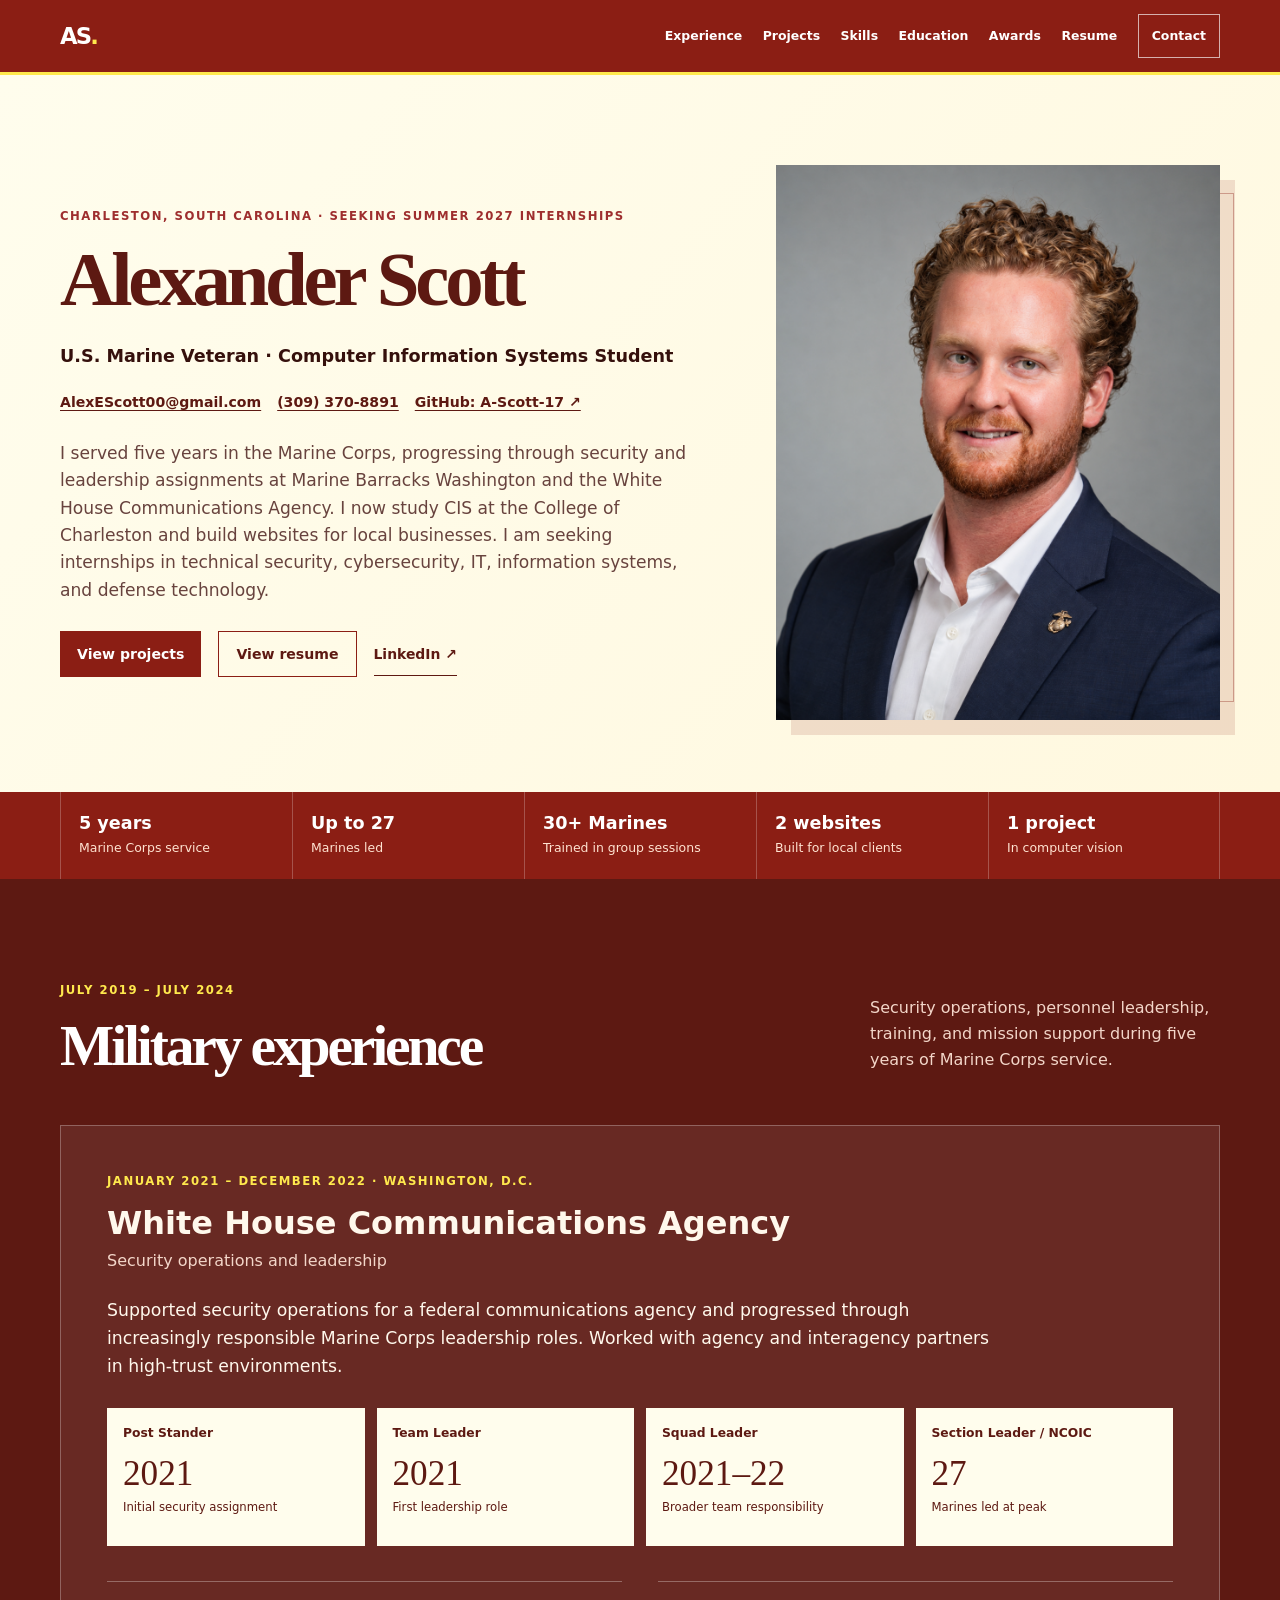
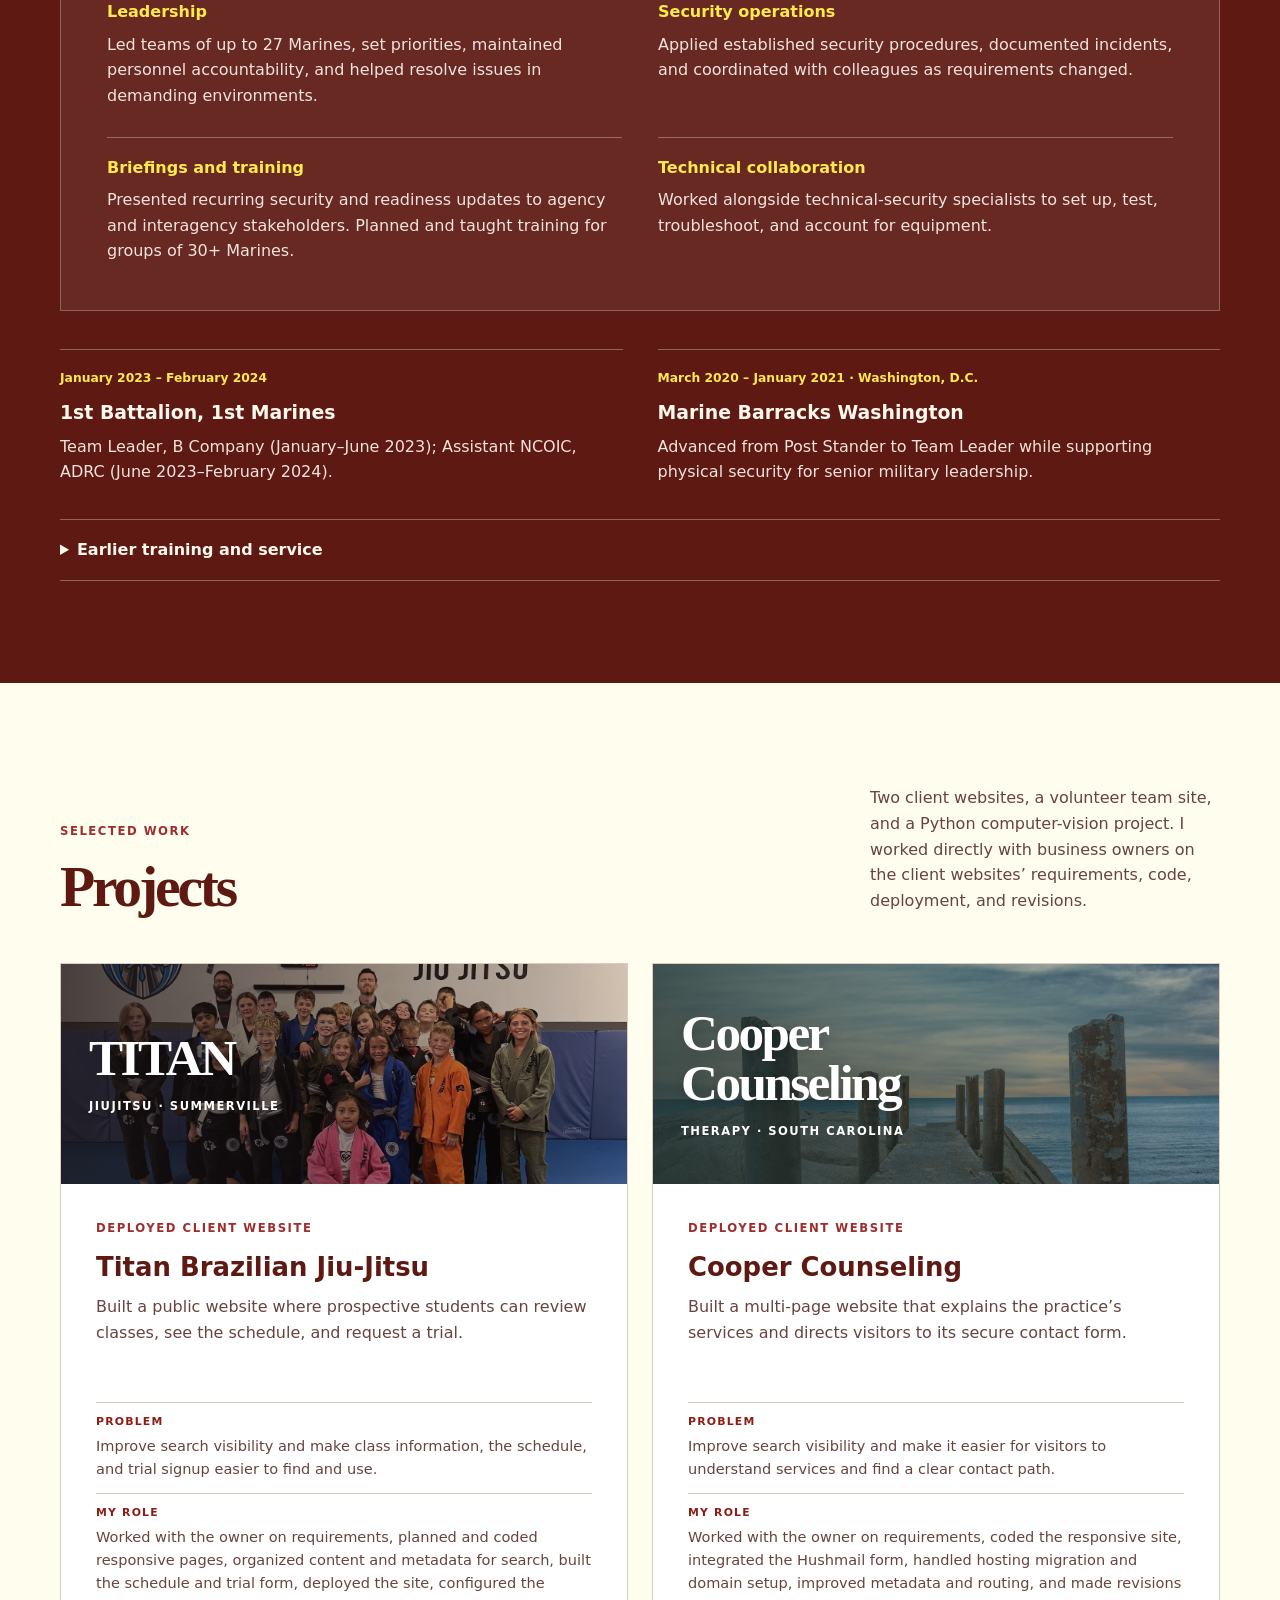
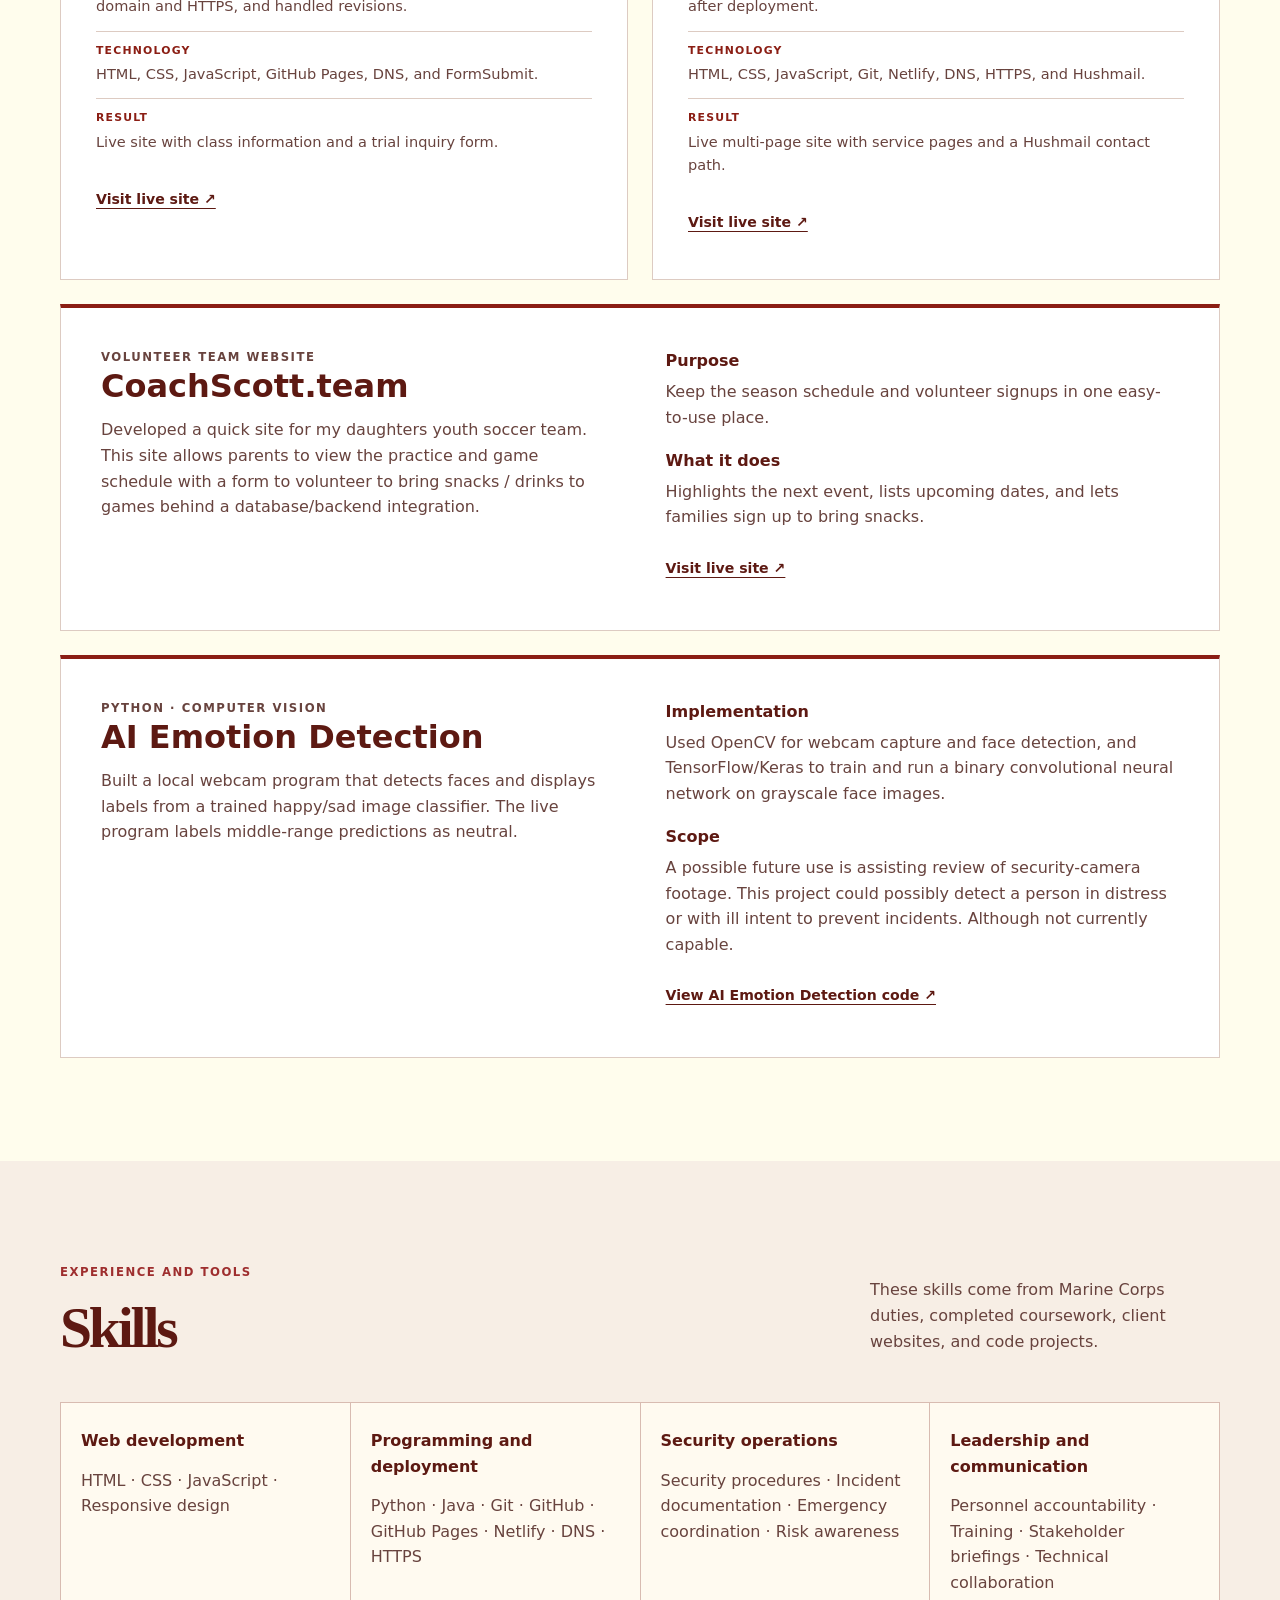
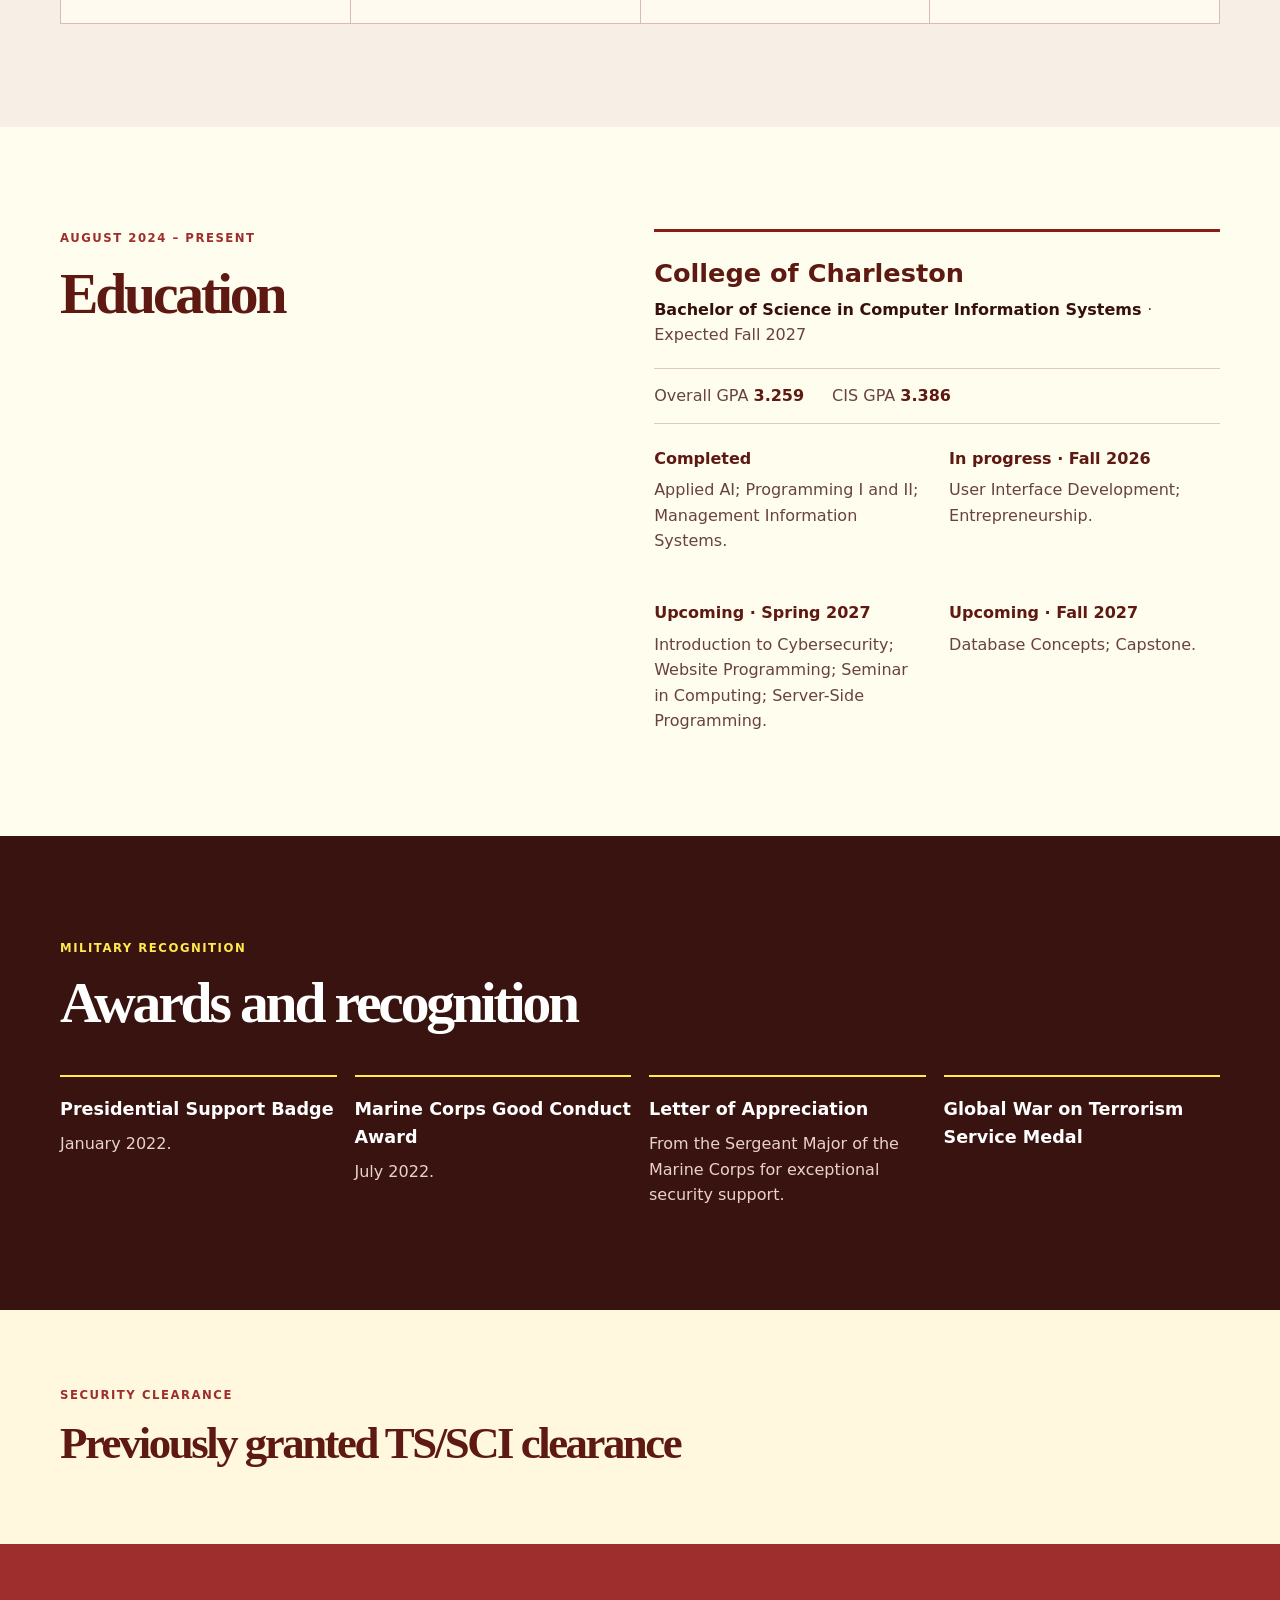
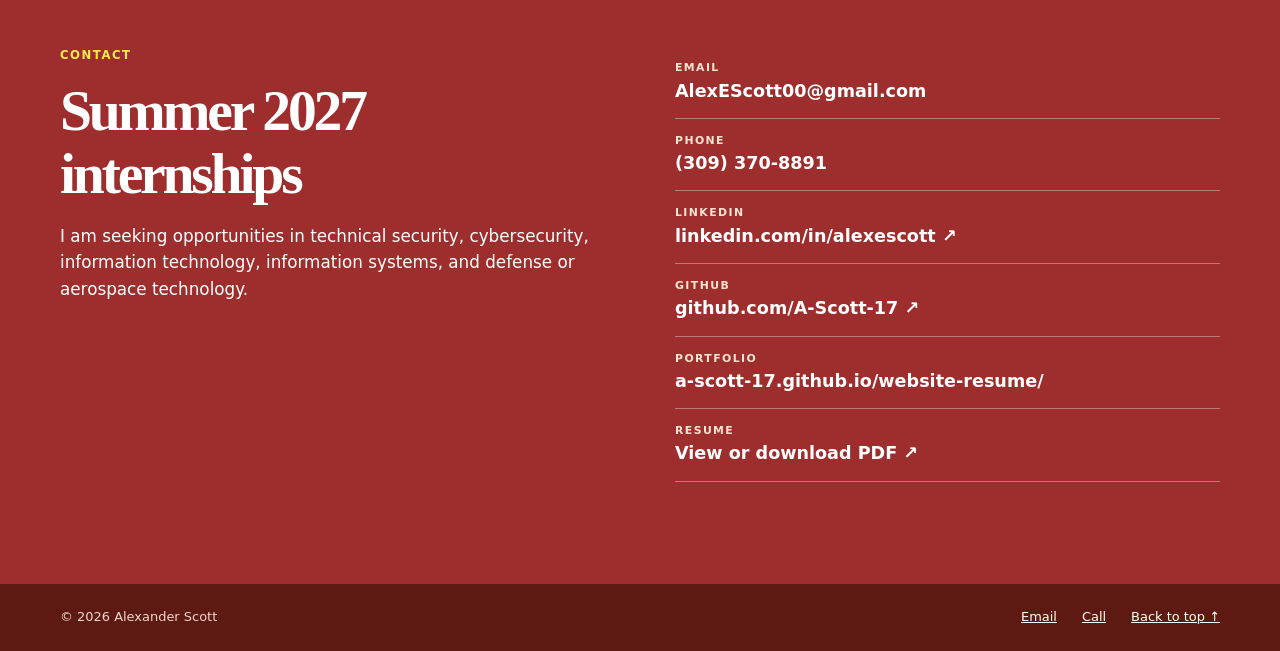
<file: index.html>
<!doctype html>
<html lang="en">
<head>
  <meta charset="utf-8">
  <meta name="viewport" content="width=device-width, initial-scale=1">
  <meta name="theme-color" content="#8b1e14">
  <meta name="description" content="Alexander Scott is a U.S. Marine Corps Sergeant Veteran and College of Charleston Computer Information Systems student. View his security experience, client websites, volunteer team site, and Python computer-vision project.">
  <link rel="canonical" href="https://a-scott-17.github.io/website-resume/">
  <link rel="icon" href="images/favicon.ico" sizes="any">
  <meta property="og:type" content="profile">
  <meta property="og:title" content="Alexander Scott | U.S. Marine Corps Veteran and CIS Student">
  <meta property="og:description" content="Five years of Marine Corps service, security operations leadership, client and volunteer websites, and a Python computer-vision project. Seeking Summer 2027 internships.">
  <meta property="og:url" content="https://a-scott-17.github.io/website-resume/">
  <meta property="og:image" content="https://a-scott-17.github.io/website-resume/images/portfolio/alexander-scott-portrait-2026.png">
  <meta property="og:image:alt" content="Portrait of Alexander Scott">
  <meta name="twitter:card" content="summary">
  <meta name="twitter:image" content="https://a-scott-17.github.io/website-resume/images/portfolio/alexander-scott-portrait-2026.png">
  <meta name="twitter:image:alt" content="Portrait of Alexander Scott">
  <title>Alexander Scott | U.S. Marine Veteran and CIS Student</title>
  <link rel="stylesheet" href="styles/style.css?v=20260930-1">
  <script defer src="js/site.js?v=20260923-2"></script>
  <script type="application/ld+json">{"@context":"https://schema.org","@type":"Person","name":"Alexander Scott","url":"https://a-scott-17.github.io/website-resume/","image":"https://a-scott-17.github.io/website-resume/images/portfolio/alexander-scott-portrait-2026.png","email":"mailto:AlexEScott00@gmail.com","sameAs":["https://www.linkedin.com/in/alexescott","https://github.com/A-Scott-17"],"affiliation":{"@type":"CollegeOrUniversity","name":"College of Charleston"},"description":"Former U.S. Marine Corps Sergeant and Computer Information Systems student seeking Summer 2027 internships in technical security, cybersecurity, IT, and information systems."}</script>
</head>
<body>
  <a class="skip-link" href="#main">Skip to content</a>
  <header class="site-header">
    <div class="shell nav-wrap">
      <a class="brand" href="#top" aria-label="Alexander Scott, back to top">AS<span>.</span></a>
      <button class="menu-toggle" type="button" aria-expanded="false" aria-controls="site-nav">Menu <span aria-hidden="true">☰</span></button>
      <nav id="site-nav" aria-label="Primary navigation">
        <a href="#experience">Experience</a>
        <a href="#projects">Projects</a>
        <a href="#skills">Skills</a>
        <a href="#education">Education</a>
        <a href="#awards">Awards</a>
        <a href="resume/alexander-scott-resume.pdf" target="_blank" rel="noopener noreferrer">Resume</a>
        <a class="nav-contact" href="#contact">Contact</a>
      </nav>
    </div>
  </header>

  <main id="main">
    <section id="top" class="hero">
      <div class="shell hero-grid">
        <div class="hero-copy">
          <p class="eyebrow">Charleston, South Carolina · Seeking Summer 2027 internships</p>
          <h1>Alexander Scott</h1>
          <p class="hero-position">U.S. Marine Veteran · Computer Information Systems Student</p>
          <p class="hero-quick-contact"><a href="mailto:AlexEScott00@gmail.com">AlexEScott00@gmail.com</a><a href="tel:+13093708891">(309) 370-8891</a><a href="https://github.com/A-Scott-17" target="_blank" rel="noopener noreferrer">GitHub: A-Scott-17 ↗</a></p>
          <p class="lede">I served five years in the Marine Corps, progressing through security and leadership assignments at Marine Barracks Washington and the White House Communications Agency. I now study CIS at the College of Charleston and build websites for local businesses. I am seeking internships in technical security, cybersecurity, IT, information systems, and defense technology.</p>
          <div class="actions">
            <a class="button button-primary" href="#projects">View projects</a>
            <a class="button button-secondary" href="resume/alexander-scott-resume.pdf" target="_blank" rel="noopener noreferrer">View resume</a>
            <a class="text-action" href="https://www.linkedin.com/in/alexescott" target="_blank" rel="noopener noreferrer">LinkedIn ↗</a>
          </div>
        </div>
        <figure class="hero-media"><img src="images/portfolio/alexander-scott-portrait-2026.png" alt="Alexander Scott in a navy suit" width="1024" height="1536" fetchpriority="high"></figure>
      </div>
    </section>

    <section class="proof-strip" aria-label="Professional highlights">
      <div class="shell proof-grid">
        <p><strong>5 years</strong><span>Marine Corps service</span></p>
        <p><strong>Up to 27</strong><span>Marines led</span></p>
        <p><strong>30+ Marines</strong><span>Trained in group sessions</span></p>
        <p><strong>2 websites</strong><span>Built for local clients</span></p>
        <p><strong>1 project</strong><span>In computer vision</span></p>
      </div>
    </section>

    <section id="experience" class="section section-dark">
      <div class="shell">
        <div class="section-intro">
          <div><p class="eyebrow">July 2019 – July 2024</p><h2>Military experience</h2></div>
          <p>Security operations, personnel leadership, training, and mission support during five years of Marine Corps service.</p>
        </div>
        <article class="experience-feature">
          <div class="experience-heading">
            <div><p class="project-kicker">January 2021 – December 2022 · Washington, D.C.</p><h3>White House Communications Agency</h3><p>Security operations and leadership</p></div>
          </div>
          <p class="experience-lede">Supported security operations for a federal communications agency and progressed through increasingly responsible Marine Corps leadership roles. Worked with agency and interagency partners in high-trust environments.</p>
          <div class="progression" aria-label="White House Communications Agency role progression">
            <div><span>Post Stander</span><strong>2021</strong><small>Initial security assignment</small></div>
            <div><span>Team Leader</span><strong>2021</strong><small>First leadership role</small></div>
            <div><span>Squad Leader</span><strong>2021–22</strong><small>Broader team responsibility</small></div>
            <div><span>Section Leader / NCOIC</span><strong>27</strong><small>Marines led at peak</small></div>
          </div>
          <div class="responsibility-grid">
            <div><h4>Leadership</h4><p>Led teams of up to 27 Marines, set priorities, maintained personnel accountability, and helped resolve issues in demanding environments.</p></div>
            <div><h4>Security operations</h4><p>Applied established security procedures, documented incidents, and coordinated with colleagues as requirements changed.</p></div>
            <div><h4>Briefings and training</h4><p>Presented recurring security and readiness updates to agency and interagency stakeholders. Planned and taught training for groups of 30+ Marines.</p></div>
            <div><h4>Technical collaboration</h4><p>Worked alongside technical-security specialists to set up, test, troubleshoot, and account for equipment.</p></div>
          </div>
        </article>

        <div class="experience-list">
          <article><p class="date">January 2023 – February 2024</p><h3>1st Battalion, 1st Marines</h3><p>Team Leader, B Company (January–June 2023); Assistant NCOIC, ADRC (June 2023–February 2024).</p></article>
          <article><p class="date">March 2020 – January 2021 · Washington, D.C.</p><h3>Marine Barracks Washington</h3><p>Advanced from Post Stander to Team Leader while supporting physical security for senior military leadership.</p></article>
        </div>
        <details class="service-details">
          <summary>Earlier training and service</summary>
          <div class="details-grid">
            <div><h3>Earlier training</h3><p>Marine Corps Recruit Depot, Marine Recruit (July–October 2019); Infantry Training Battalion (October 2019–January 2020); Marine Security Force Company, Student (January–March 2020).</p></div>
            <div><h3>Additional service</h3><p>Supported domestic and international assignments requiring discretion, coordination, and adaptability.</p></div>
          </div>
        </details>
      </div>
    </section>

    <section id="projects" class="section shell">
      <div class="section-intro"><div><p class="eyebrow">Selected work</p><h2>Projects</h2></div><p>Two client websites, a volunteer team site, and a Python computer-vision project. I worked directly with business owners on the client websites’ requirements, code, deployment, and revisions.</p></div>
      <div class="case-grid">
        <article class="case-card">
          <div class="case-art titan-art"><img src="images/projects/titan-hero.avif" alt="Training photograph used on the Titan Brazilian Jiu-Jitsu website" loading="lazy" width="1200" height="800"><span>TITAN</span><small>JIUJITSU · SUMMERVILLE</small></div>
          <div class="case-content"><p class="project-kicker">Deployed client website</p><h3>Titan Brazilian Jiu-Jitsu</h3><p class="case-summary">Built a public website where prospective students can review classes, see the schedule, and request a trial.</p>
            <dl><div><dt>Problem</dt><dd>Improve search visibility and make class information, the schedule, and trial signup easier to find and use.</dd></div><div><dt>My role</dt><dd>Worked with the owner on requirements, planned and coded responsive pages, organized content and metadata for search, built the schedule and trial form, deployed the site, configured the domain and HTTPS, and handled revisions.</dd></div><div><dt>Technology</dt><dd>HTML, CSS, JavaScript, GitHub Pages, DNS, and FormSubmit.</dd></div><div><dt>Result</dt><dd>Live site with class information and a trial inquiry form.</dd></div></dl>
            <div class="case-links"><a href="https://www.titanjiujitsusummerville.com/" target="_blank" rel="noopener noreferrer" aria-label="Visit the Titan Brazilian Jiu-Jitsu website">Visit live site ↗</a></div>
          </div>
        </article>
        <article class="case-card">
          <div class="case-art cooper-art"><img src="images/projects/cooper-hero.avif" alt="Coastal photograph used on the Cooper Counseling website" loading="lazy" width="1200" height="800"><span>Cooper<br>Counseling</span><small>THERAPY · SOUTH CAROLINA</small></div>
          <div class="case-content"><p class="project-kicker">Deployed client website</p><h3>Cooper Counseling</h3><p class="case-summary">Built a multi-page website that explains the practice’s services and directs visitors to its secure contact form.</p>
            <dl><div><dt>Problem</dt><dd>Improve search visibility and make it easier for visitors to understand services and find a clear contact path.</dd></div><div><dt>My role</dt><dd>Worked with the owner on requirements, coded the responsive site, integrated the Hushmail form, handled hosting migration and domain setup, improved metadata and routing, and made revisions after deployment.</dd></div><div><dt>Technology</dt><dd>HTML, CSS, JavaScript, Git, Netlify, DNS, HTTPS, and Hushmail.</dd></div><div><dt>Result</dt><dd>Live multi-page site with service pages and a Hushmail contact path.</dd></div></dl>
            <div class="case-links"><a href="https://www.coopercounselingsc.com/" target="_blank" rel="noopener noreferrer" aria-label="Visit the Cooper Counseling website">Visit live site ↗</a></div>
          </div>
        </article>
      </div>
      <article class="technical-project">
        <div>
          <p class="project-kicker">Volunteer team website</p>
          <h3>CoachScott.team</h3>
          <p>Developed a quick site for my daughters youth soccer team. This site allows parents to view the practice and game schedule with a form to volunteer to bring snacks / drinks to games behind a database/backend integration.</p>
        </div>
        <div>
          <h4>Purpose</h4>
          <p>Keep the season schedule and volunteer signups in one easy-to-use place.</p>
          <h4>What it does</h4>
          <p>Highlights the next event, lists upcoming dates, and lets families sign up to bring snacks.</p>
          <a href="https://coachscott.team/" target="_blank" rel="noopener noreferrer" aria-label="Visit the CoachScott.team website">Visit live site ↗</a>
        </div>
      </article>
      <article class="technical-project">
        <div>
          <p class="project-kicker">Python · Computer vision</p>
          <h3>AI Emotion Detection</h3>
          <p>Built a local webcam program that detects faces and displays labels from a trained happy/sad image classifier. The live program labels middle-range predictions as neutral.</p>
        </div>
        <div>
          <h4>Implementation</h4>
          <p>Used OpenCV for webcam capture and face detection, and TensorFlow/Keras to train and run a binary convolutional neural network on grayscale face images.</p>
          <h4>Scope</h4>
          <p>A possible future use is assisting review of security-camera footage. This project could possibly detect a person in distress or with ill intent to prevent incidents. Although not currently capable.</p>
          <a href="https://github.com/A-Scott-17/emotion-detection" target="_blank" rel="noopener noreferrer">View AI Emotion Detection code ↗</a>
        </div>
      </article>
    </section>

    <section id="skills" class="section section-muted"><div class="shell"><div class="section-intro"><div><p class="eyebrow">Experience and tools</p><h2>Skills</h2></div><p>These skills come from Marine Corps duties, completed coursework, client websites, and code projects.</p></div><div class="skills-grid"><article><h3>Web development</h3><p>HTML · CSS · JavaScript · Responsive design</p></article><article><h3>Programming and deployment</h3><p>Python · Java · Git · GitHub · GitHub Pages · Netlify · DNS · HTTPS</p></article><article><h3>Security operations</h3><p>Security procedures · Incident documentation · Emergency coordination · Risk awareness</p></article><article><h3>Leadership and communication</h3><p>Personnel accountability · Training · Stakeholder briefings · Technical collaboration</p></article></div></div></section>

    <section id="education" class="section shell education-grid"><div><p class="eyebrow">August 2024 – present</p><h2>Education</h2></div><div class="education-content"><h3>College of Charleston</h3><p class="degree">Bachelor of Science in Computer Information Systems <span>· Expected Fall 2027</span></p><div class="gpa-row"><span>Overall GPA <strong>3.259</strong></span><span>CIS GPA <strong>3.386</strong></span></div><div class="course-columns"><div><h4>Completed</h4><p>Applied AI; Programming I and II; Management Information Systems.</p></div><div><h4>In progress · Fall 2026</h4><p>User Interface Development; Entrepreneurship.</p></div><div><h4>Upcoming · Spring 2027</h4><p>Introduction to Cybersecurity; Website Programming; Seminar in Computing; Server-Side Programming.</p></div><div><h4>Upcoming · Fall 2027</h4><p>Database Concepts; Capstone.</p></div></div></div></section>

    <section id="awards" class="section credentials-section"><div class="shell"><p class="eyebrow">Military recognition</p><h2>Awards and recognition</h2><div class="recognition-grid"><article><h3>Presidential Support Badge</h3><p>January 2022.</p></article><article><h3>Marine Corps Good Conduct Award</h3><p>July 2022.</p></article><article><h3>Letter of Appreciation</h3><p>From the Sergeant Major of the Marine Corps for exceptional security support.</p></article><article><h3>Global War on Terrorism Service Medal</h3></article></div></div></section>
    <section id="clearance" class="section clearance-section"><div class="shell"><p class="eyebrow">Security clearance</p><h2>Previously granted TS/SCI clearance</h2></div></section>

    <section id="contact" class="contact-section"><div class="shell contact-grid"><div><p class="eyebrow">Contact</p><h2>Summer 2027 internships</h2><p>I am seeking opportunities in technical security, cybersecurity, information technology, information systems, and defense or aerospace technology.</p></div><div class="contact-links"><a href="mailto:AlexEScott00@gmail.com"><span>Email</span><strong>AlexEScott00@gmail.com</strong></a><a href="tel:+13093708891"><span>Phone</span><strong>(309) 370-8891</strong></a><a href="https://www.linkedin.com/in/alexescott" target="_blank" rel="noopener noreferrer"><span>LinkedIn</span><strong>linkedin.com/in/alexescott ↗</strong></a><a href="https://github.com/A-Scott-17" target="_blank" rel="noopener noreferrer"><span>GitHub</span><strong>github.com/A-Scott-17 ↗</strong></a><a href="https://a-scott-17.github.io/website-resume/"><span>Portfolio</span><strong>a-scott-17.github.io/website-resume/</strong></a><a href="resume/alexander-scott-resume.pdf" target="_blank" rel="noopener noreferrer"><span>Resume</span><strong>View or download PDF ↗</strong></a></div></div></section>
  </main>

  <footer class="site-footer"><div class="shell footer-grid"><span>© <span id="year">2026</span> Alexander Scott</span><a href="mailto:AlexEScott00@gmail.com">Email</a><a href="tel:+13093708891">Call</a><a href="#top">Back to top ↑</a></div></footer>
</body>
</html>
</file>
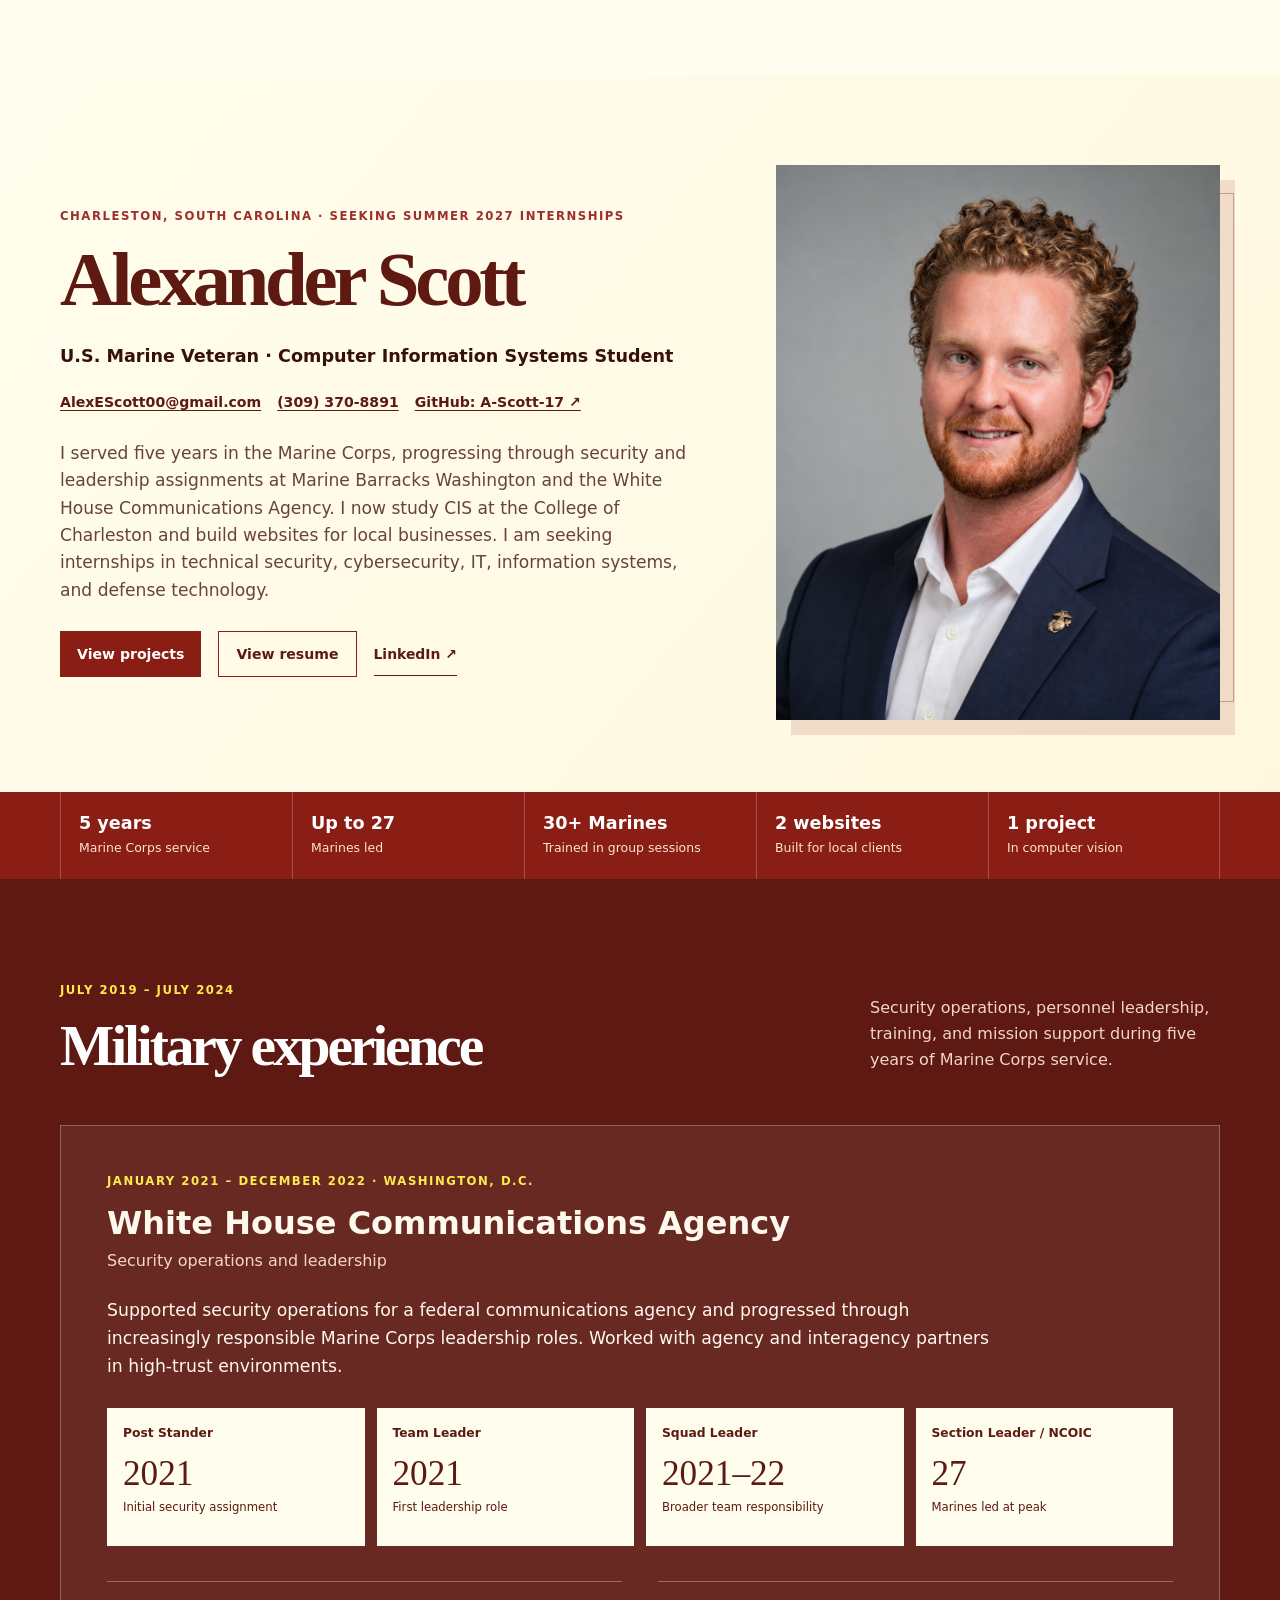
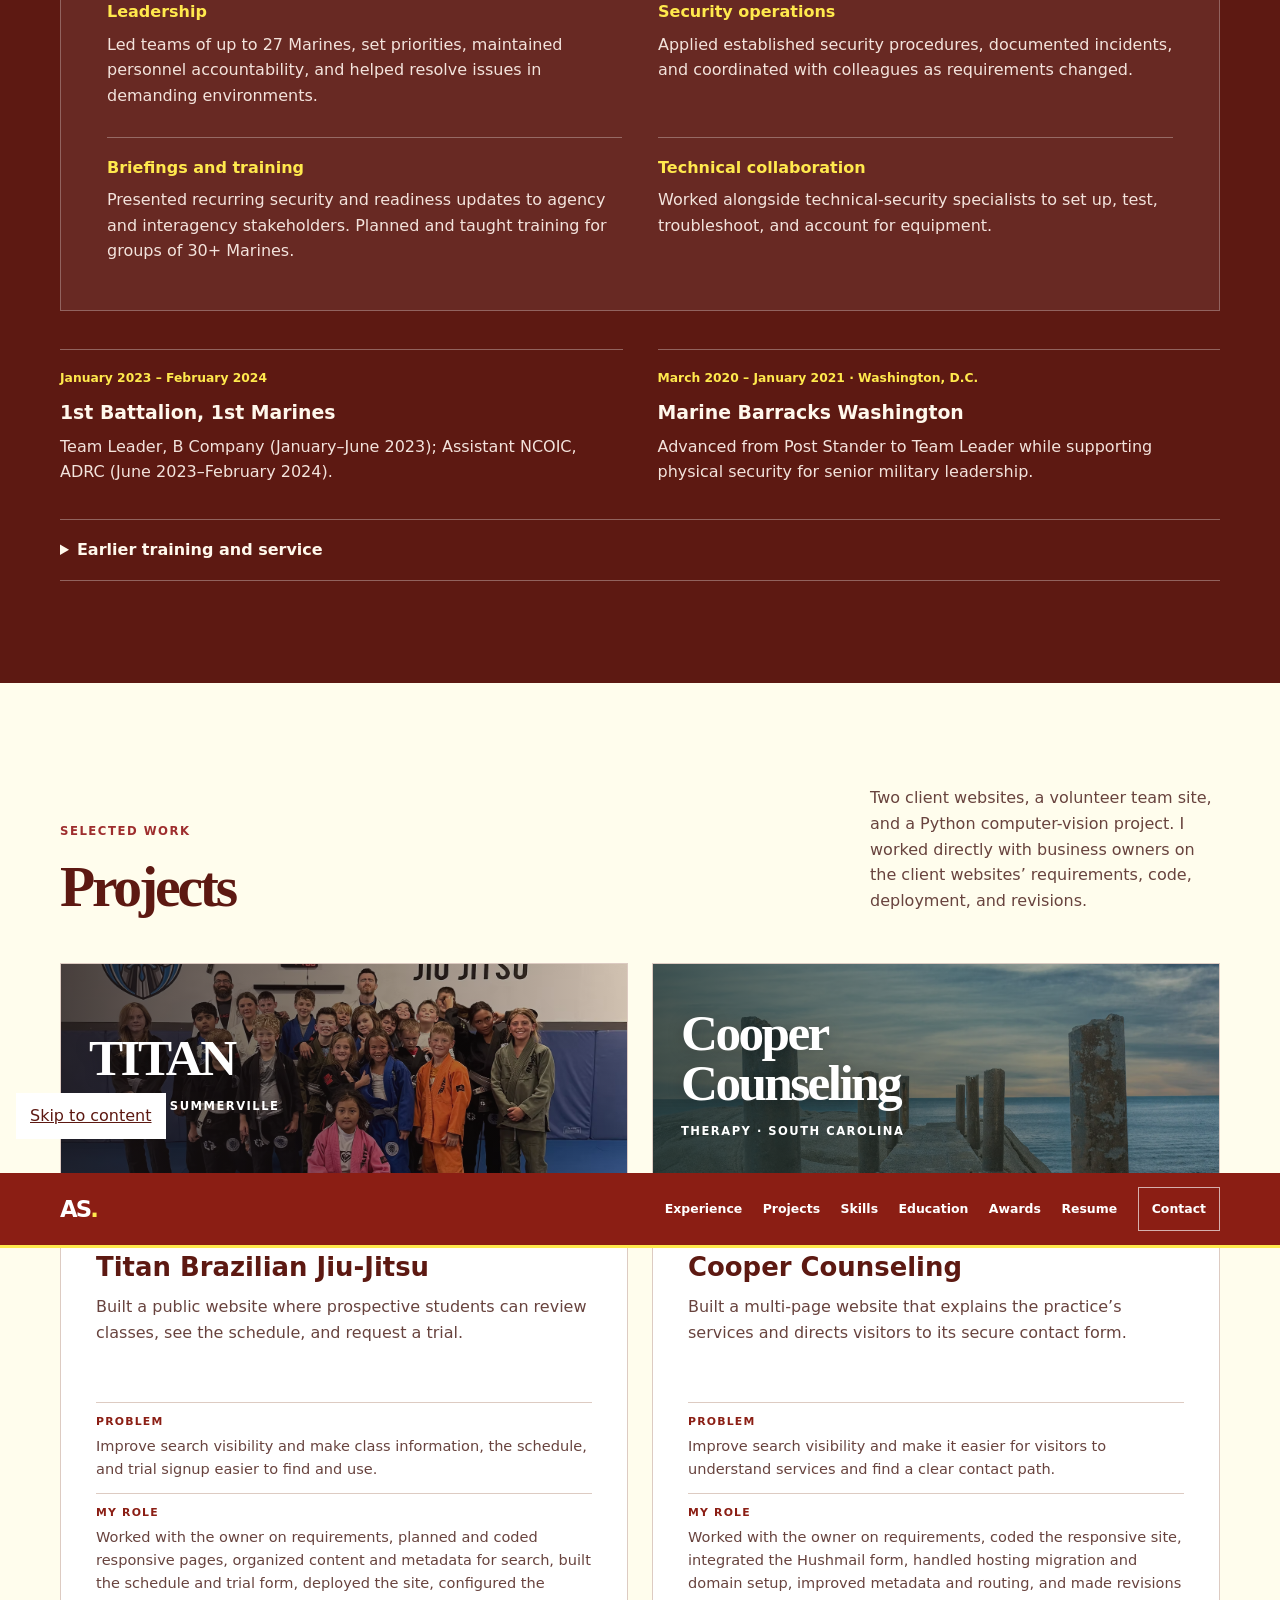
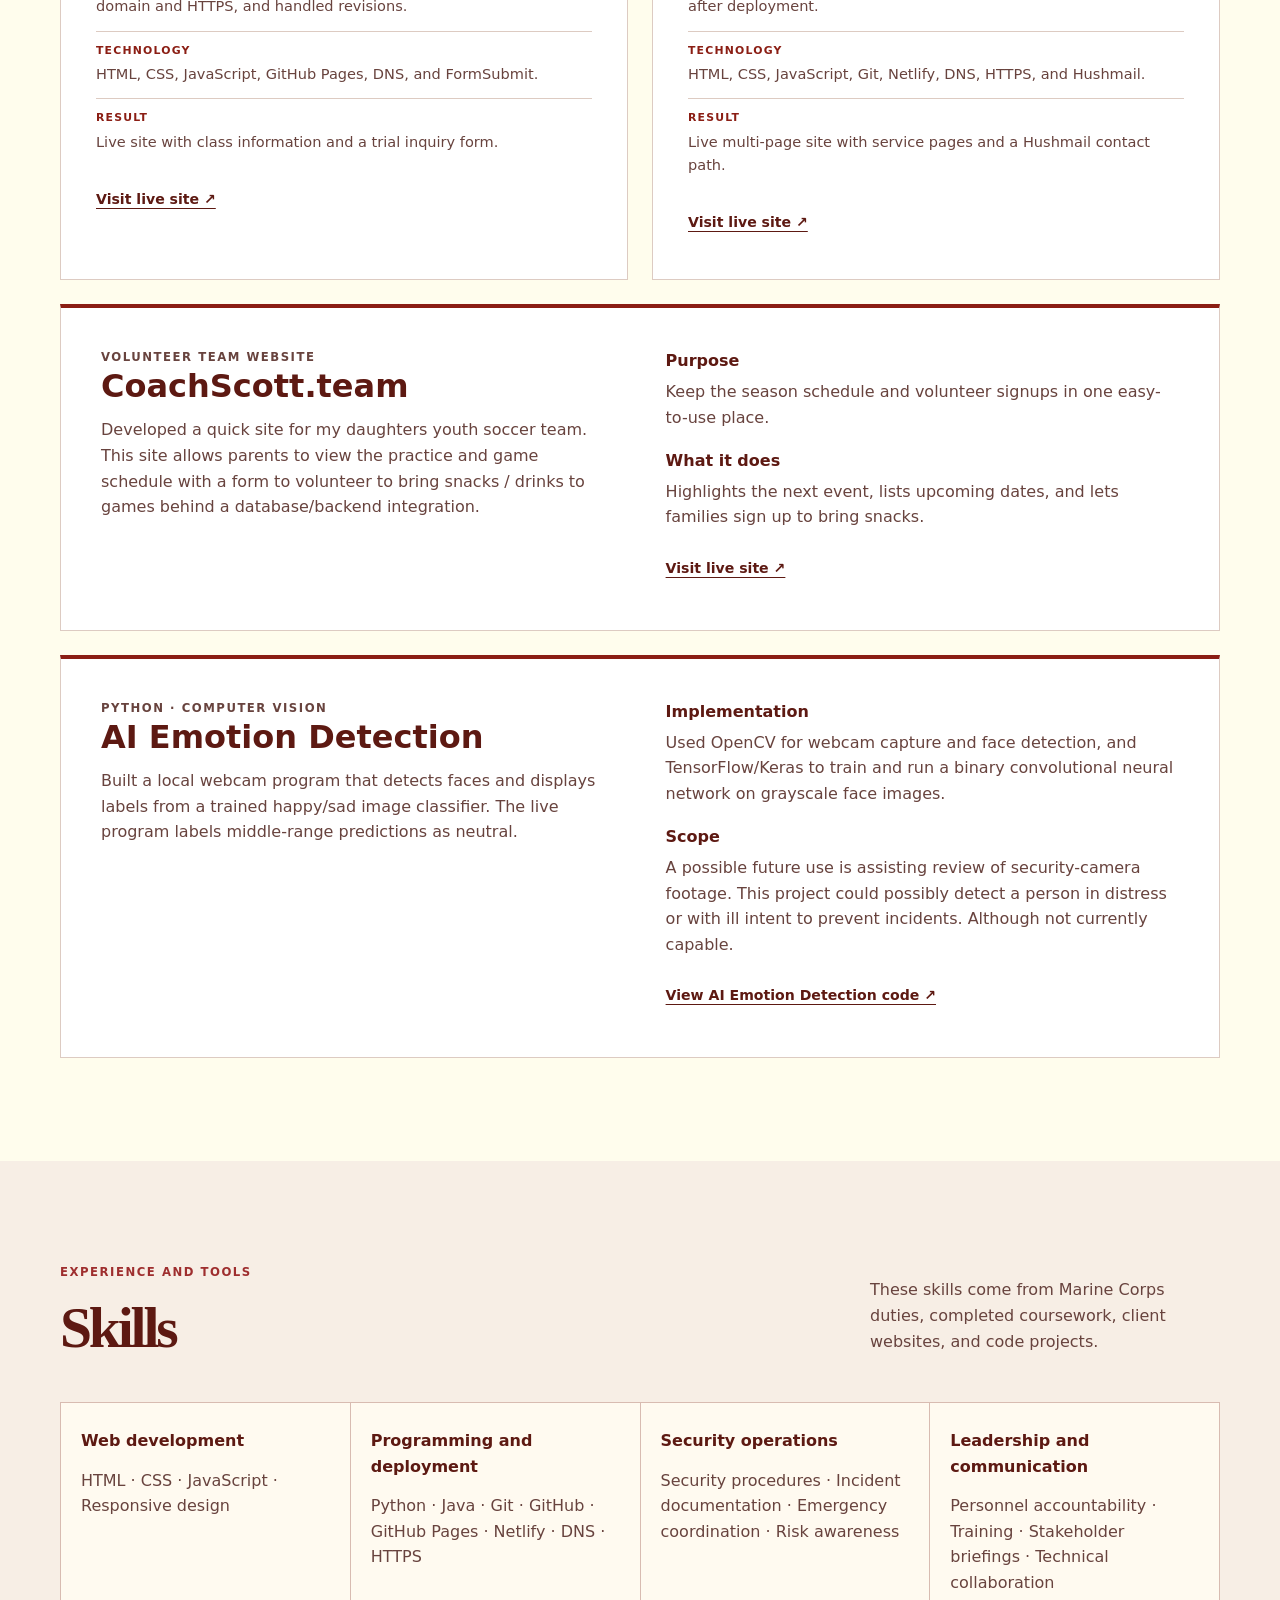
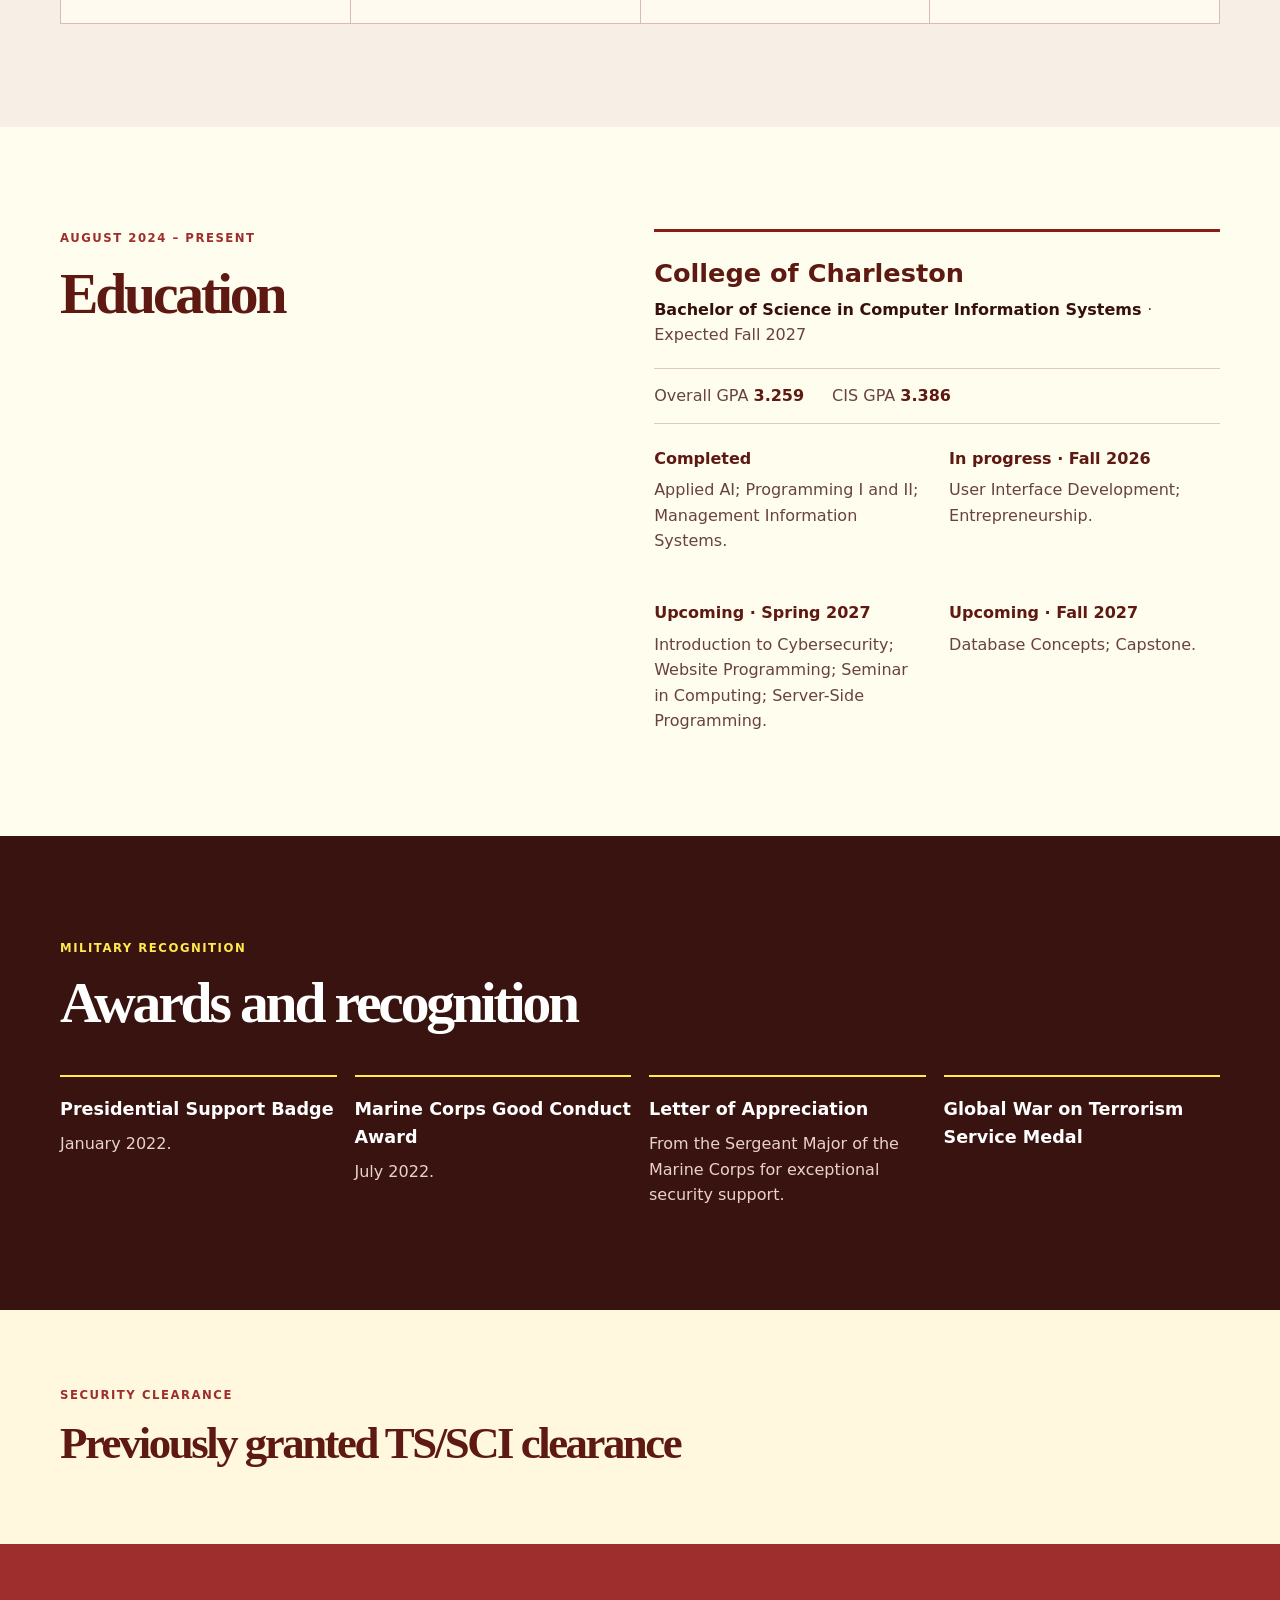
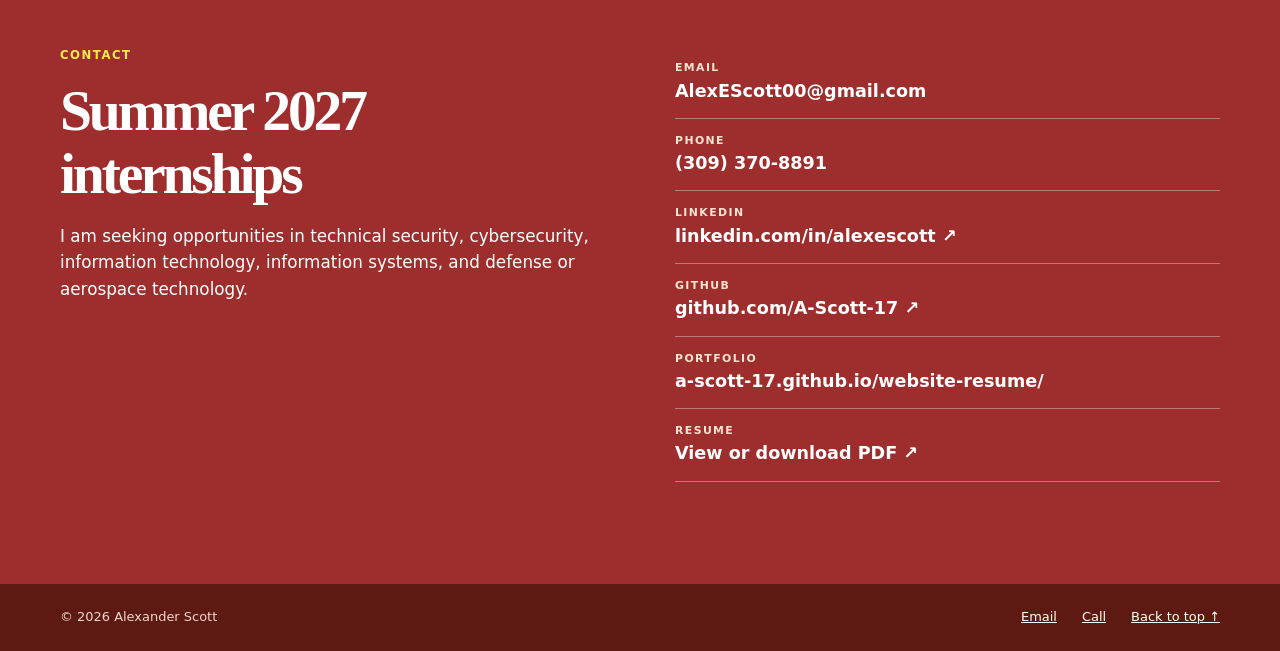
<file: accomplishments.html>
<!doctype html><html lang="en"><head><meta charset="utf-8"><meta name="robots" content="noindex,follow"><meta http-equiv="refresh" content="0; url=index.html#awards"><link rel="canonical" href="https://a-scott-17.github.io/website-resume/"><title>Awards | Alexander Scott</title></head><body><p>This page has moved to <a href="index.html#awards">Awards</a>.</p></body></html>
</file>
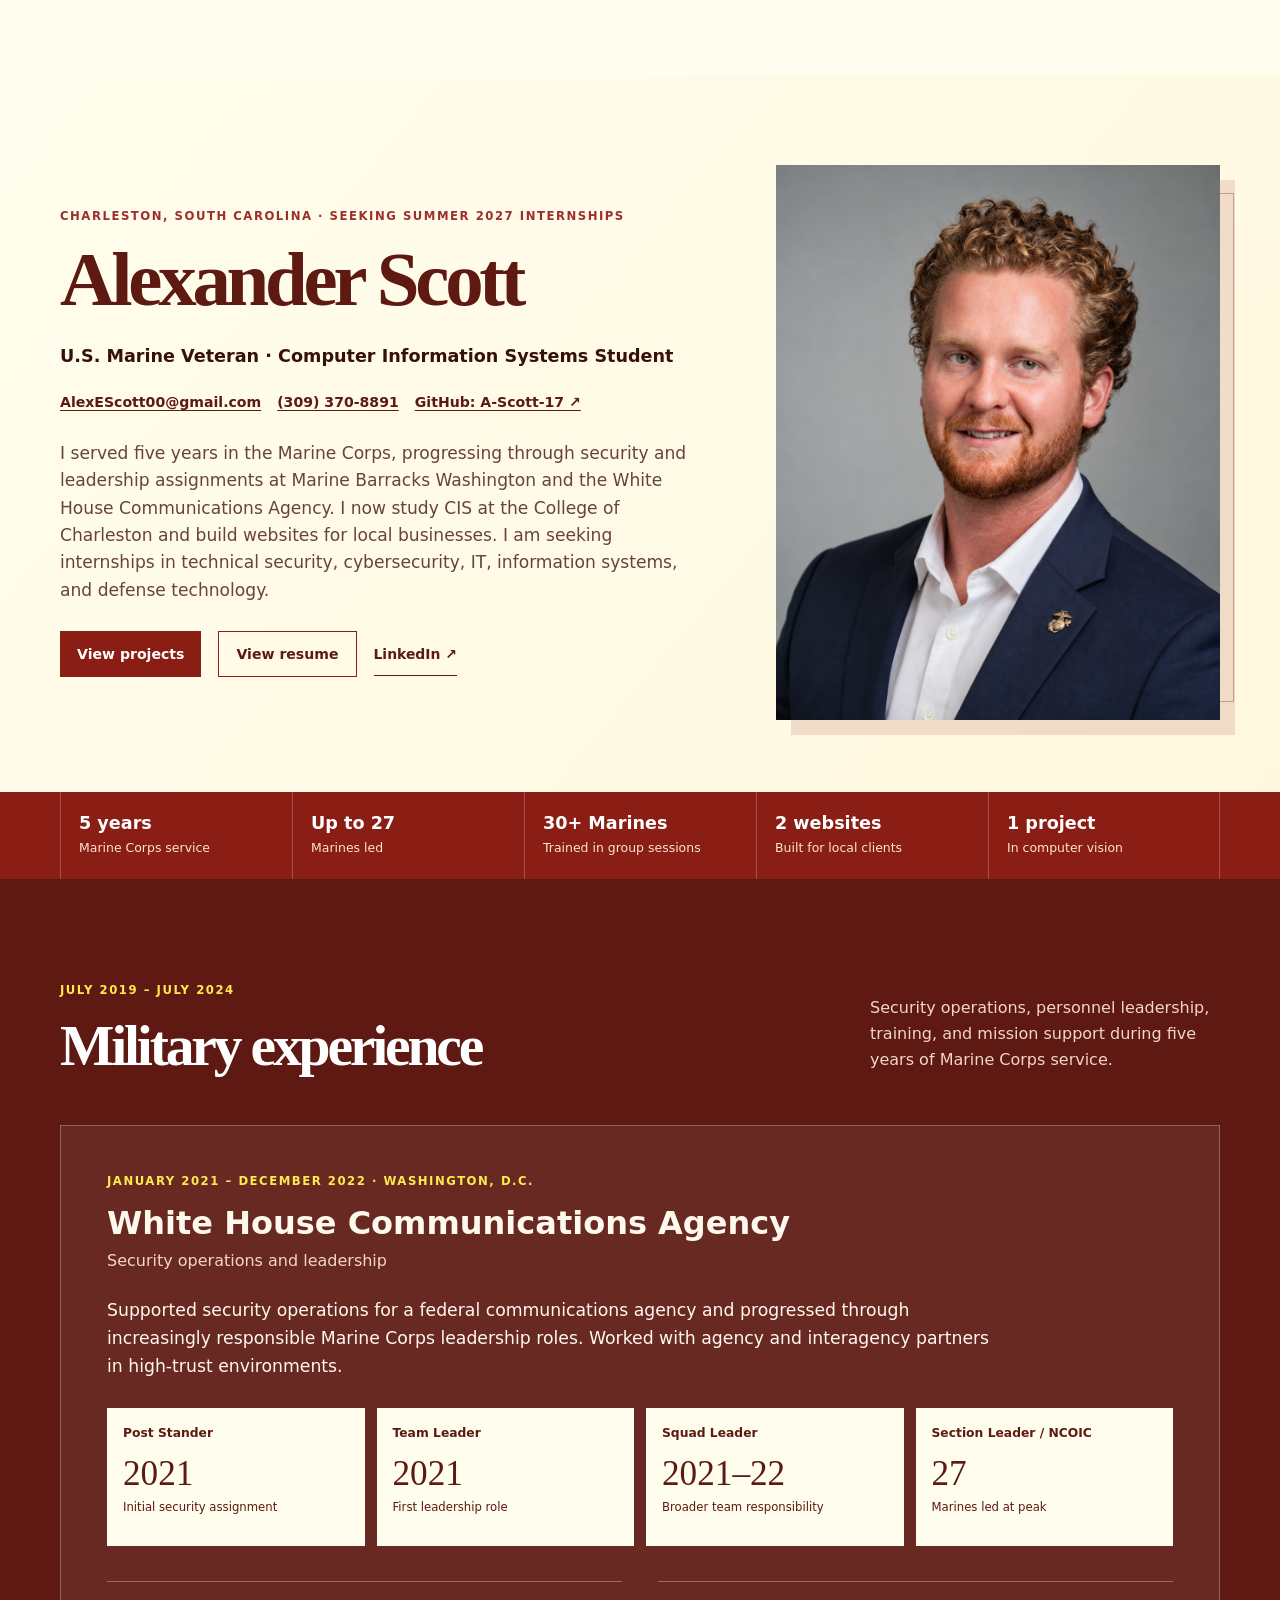
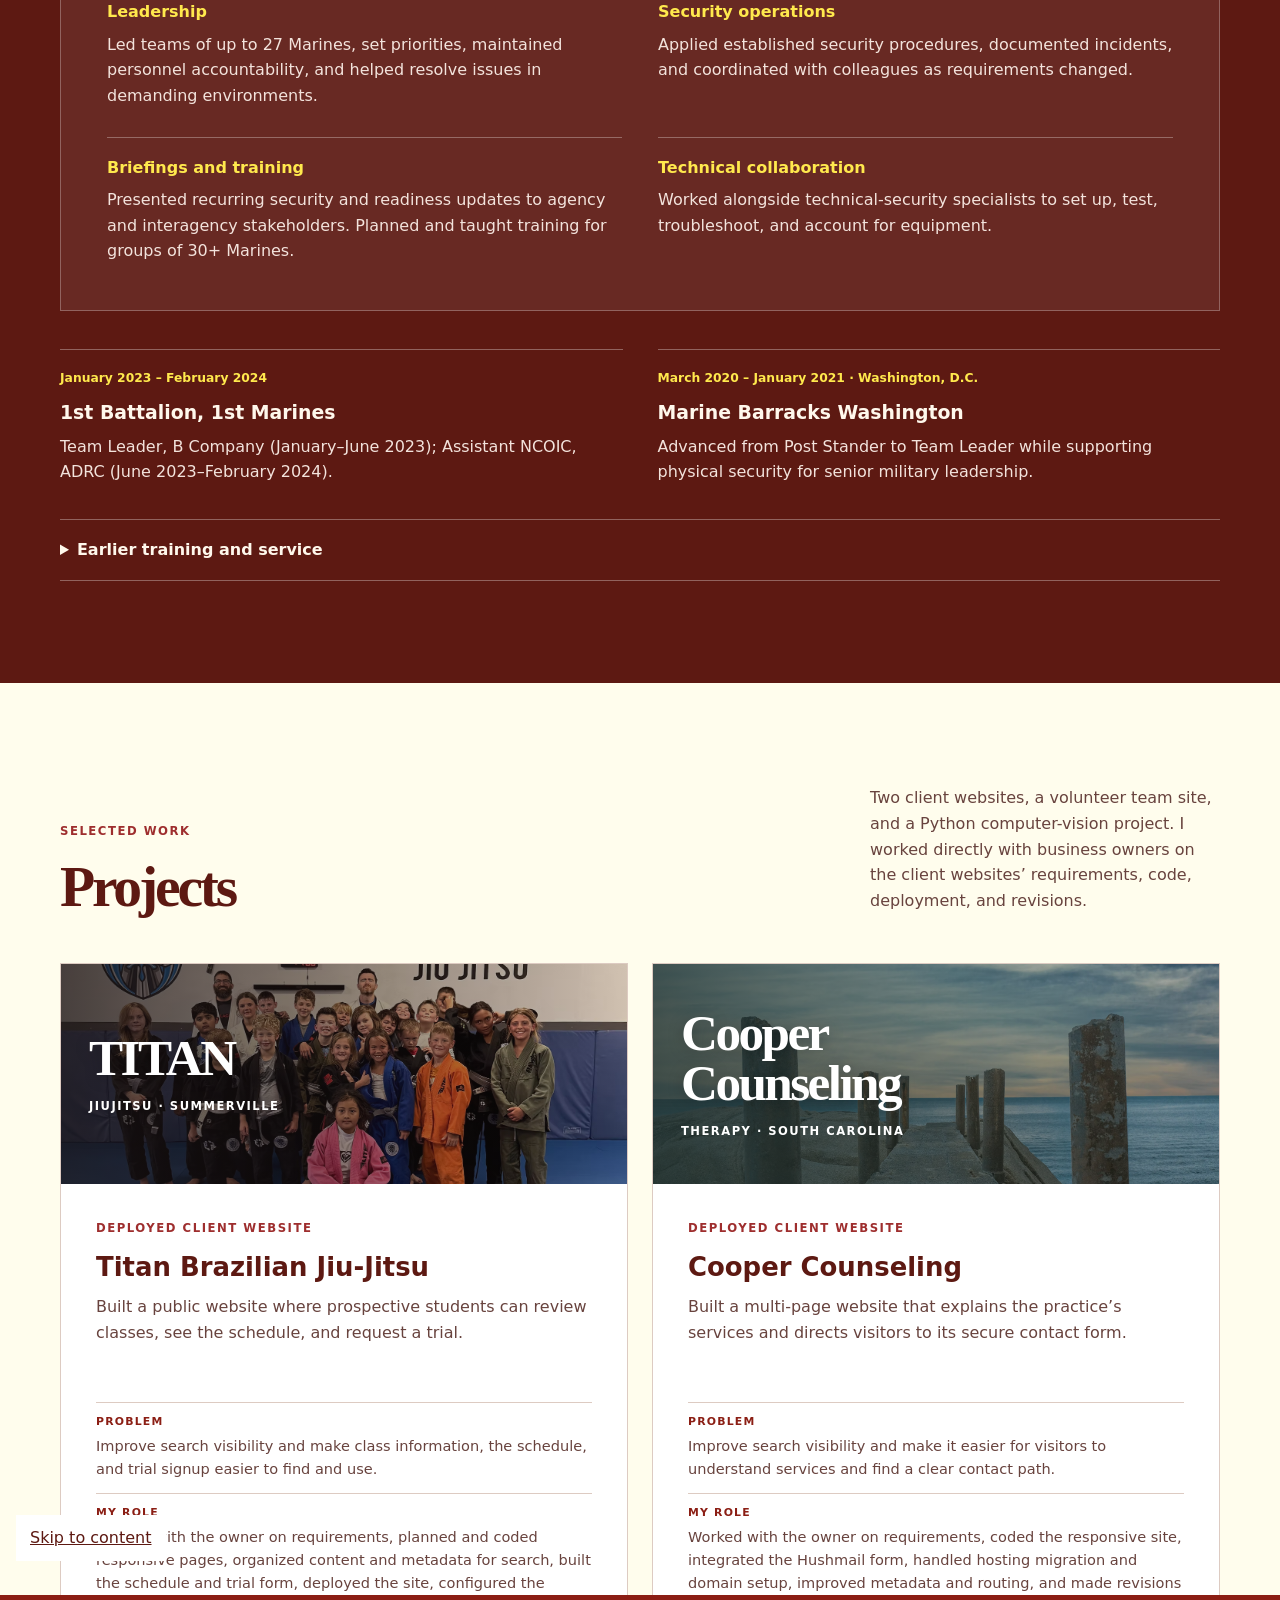
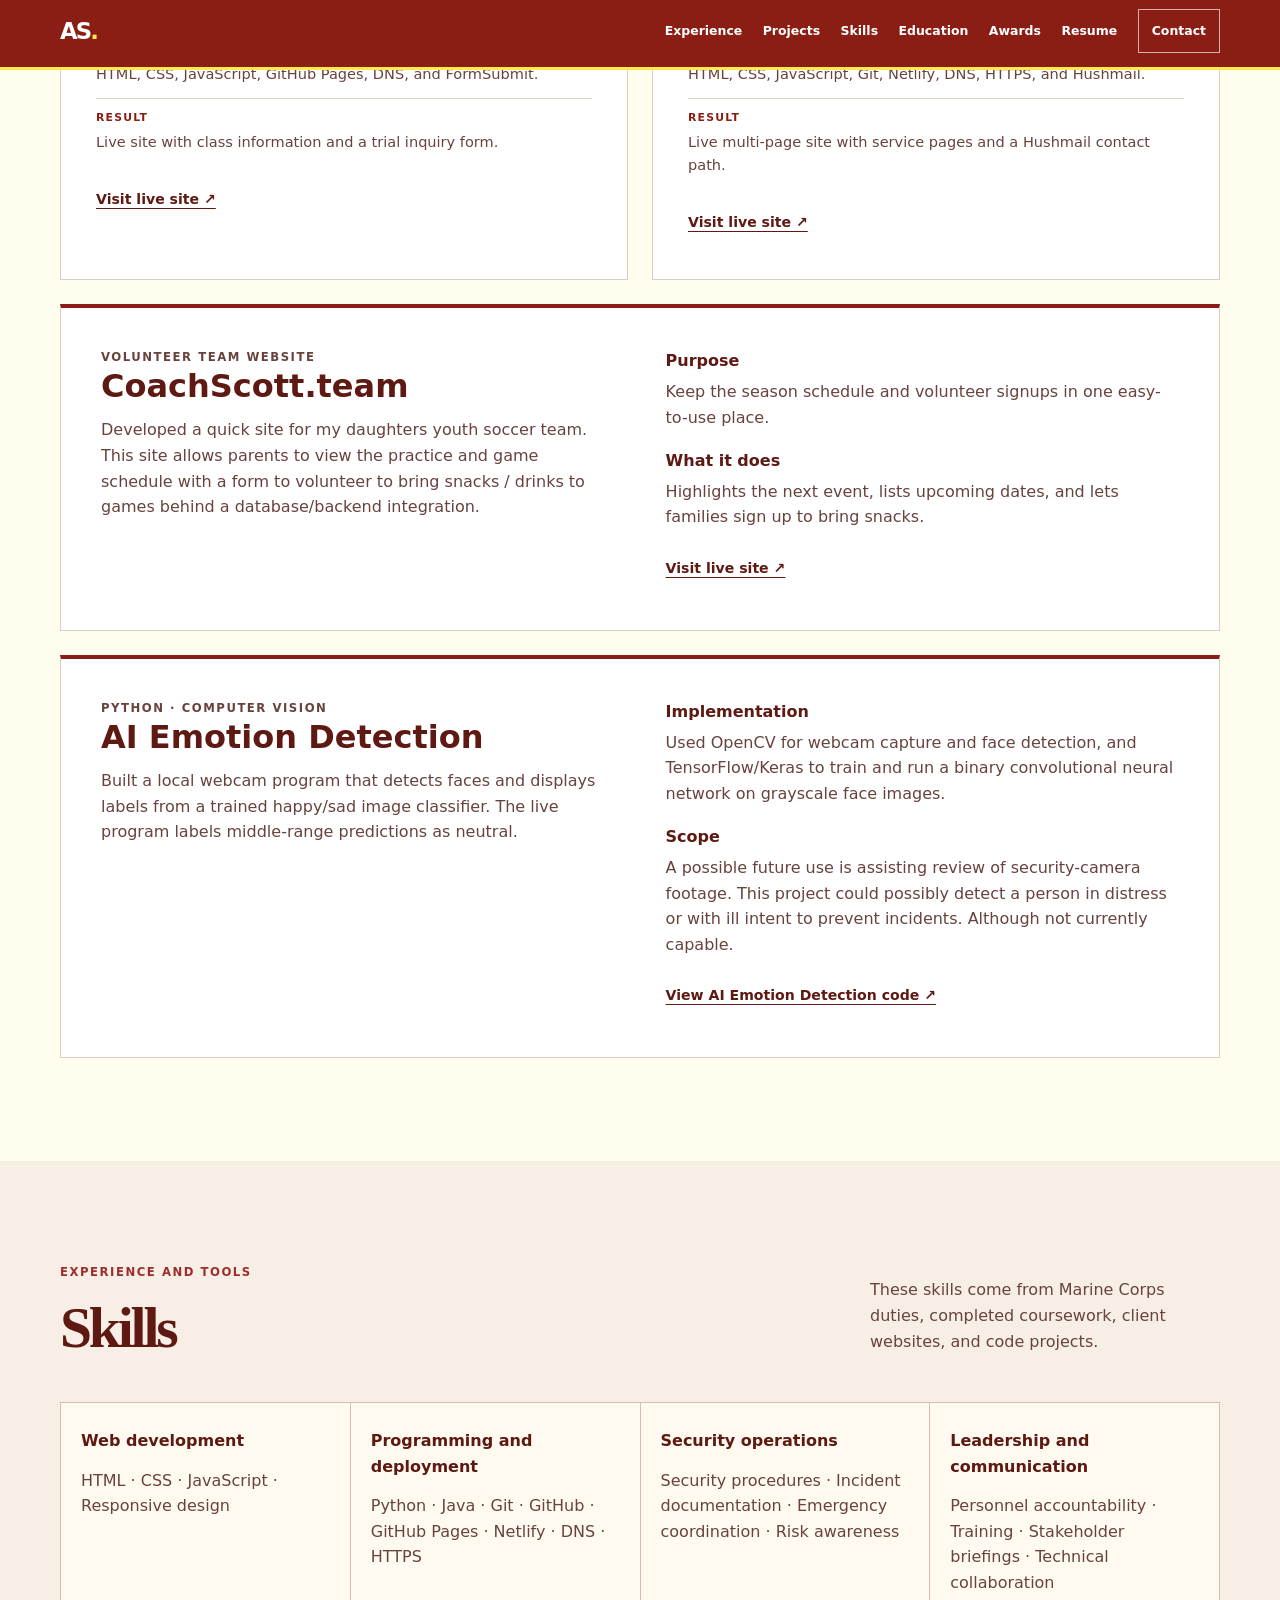
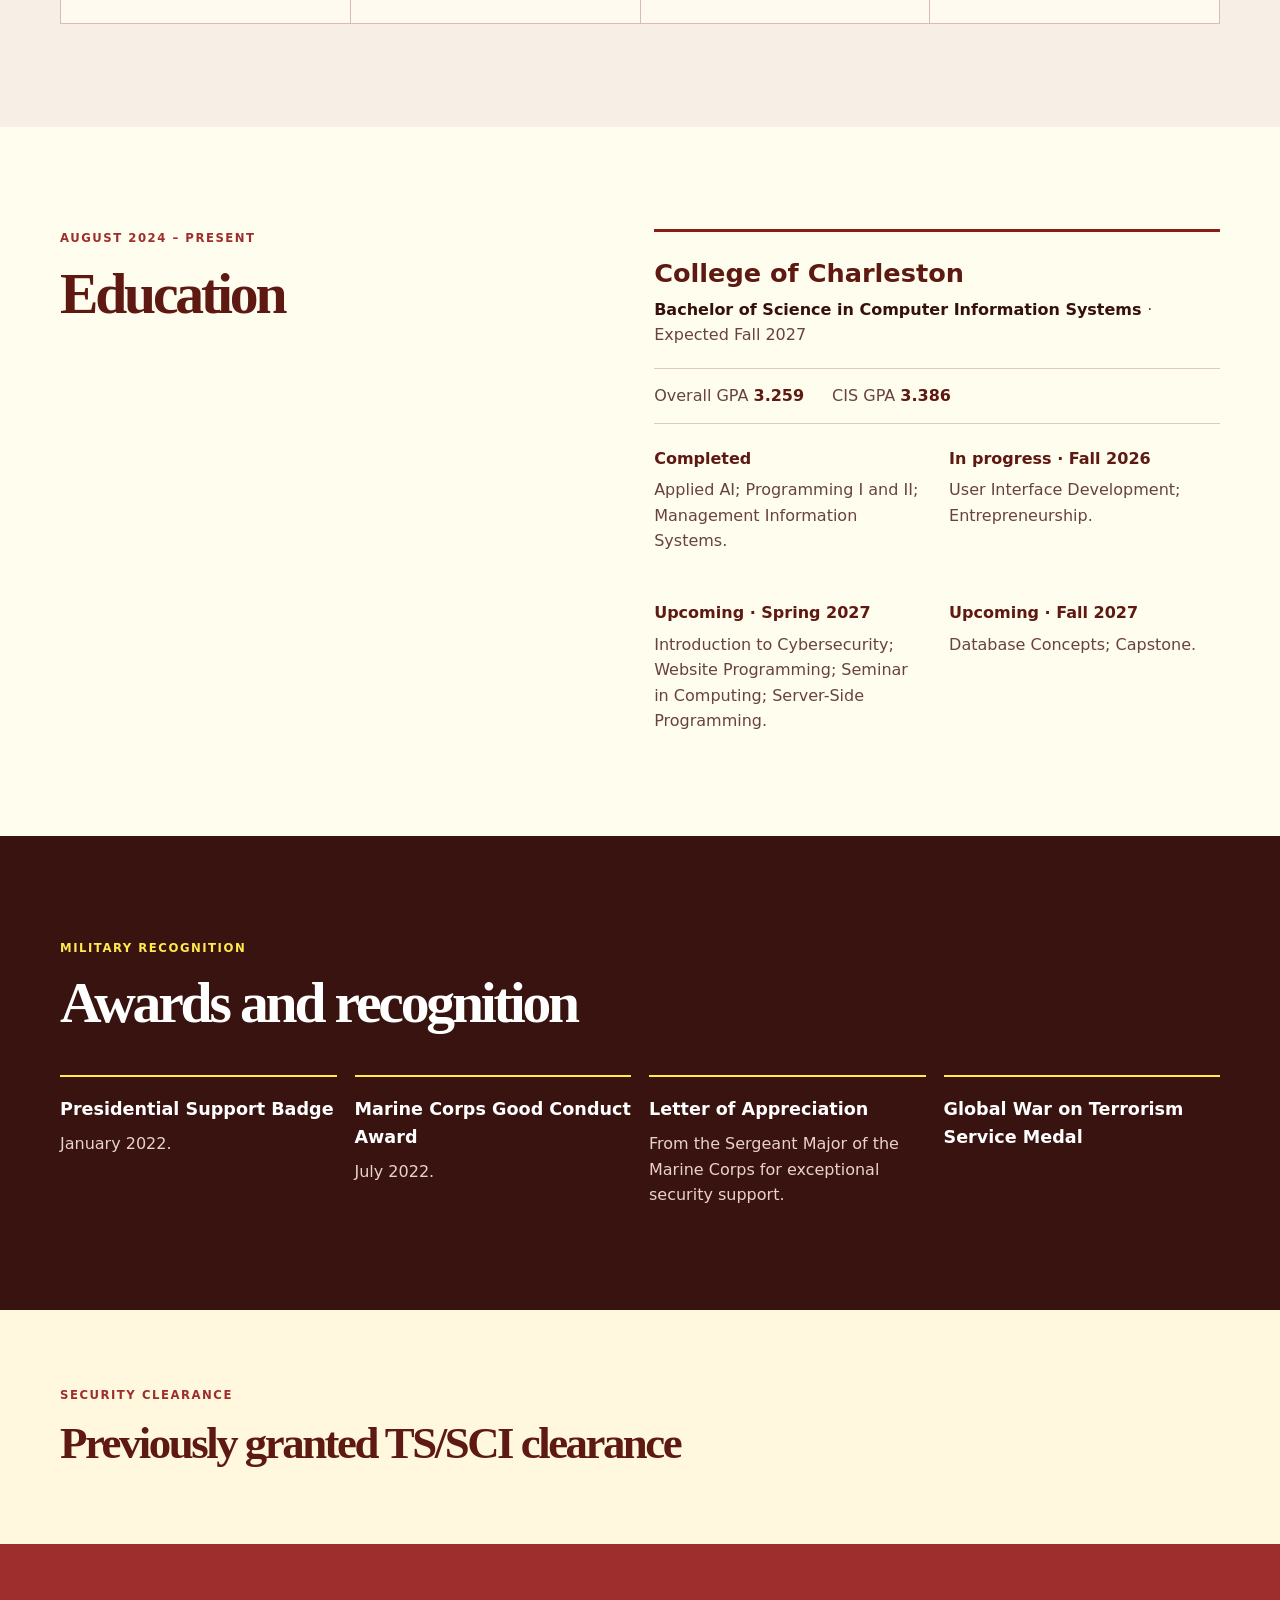
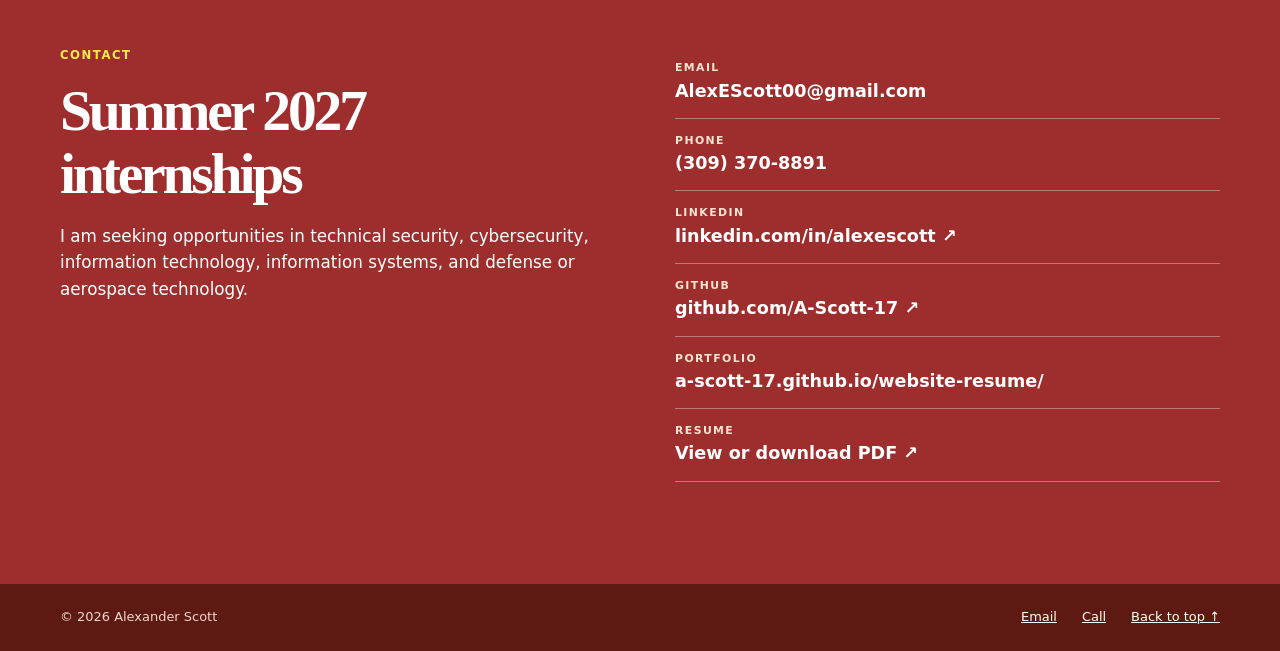
<file: classwork.html>
<!doctype html><html lang="en"><head><meta charset="utf-8"><meta name="robots" content="noindex,follow"><meta http-equiv="refresh" content="0; url=index.html#education"><link rel="canonical" href="https://a-scott-17.github.io/website-resume/"><title>Relevant Coursework | Alexander Scott</title></head><body><p>This page has moved to <a href="index.html#education">Relevant Coursework</a>.</p></body></html>
</file>
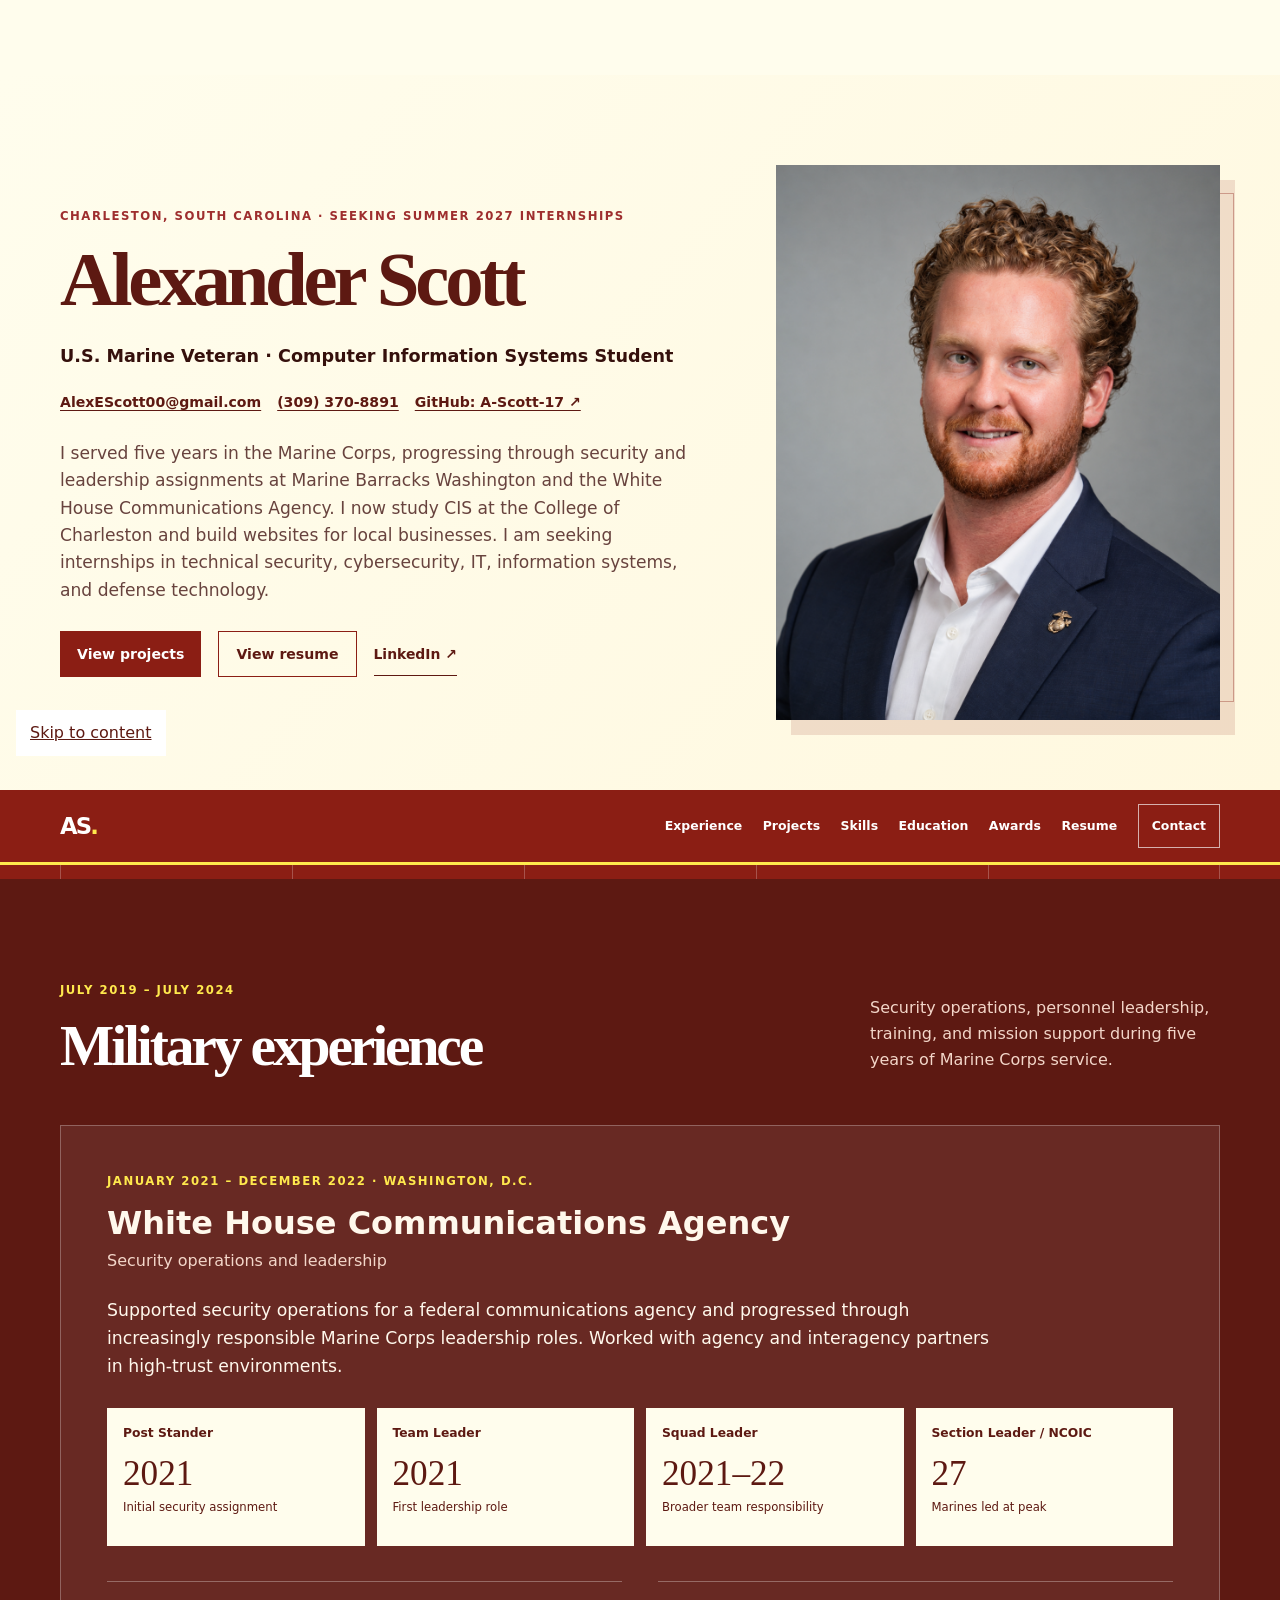
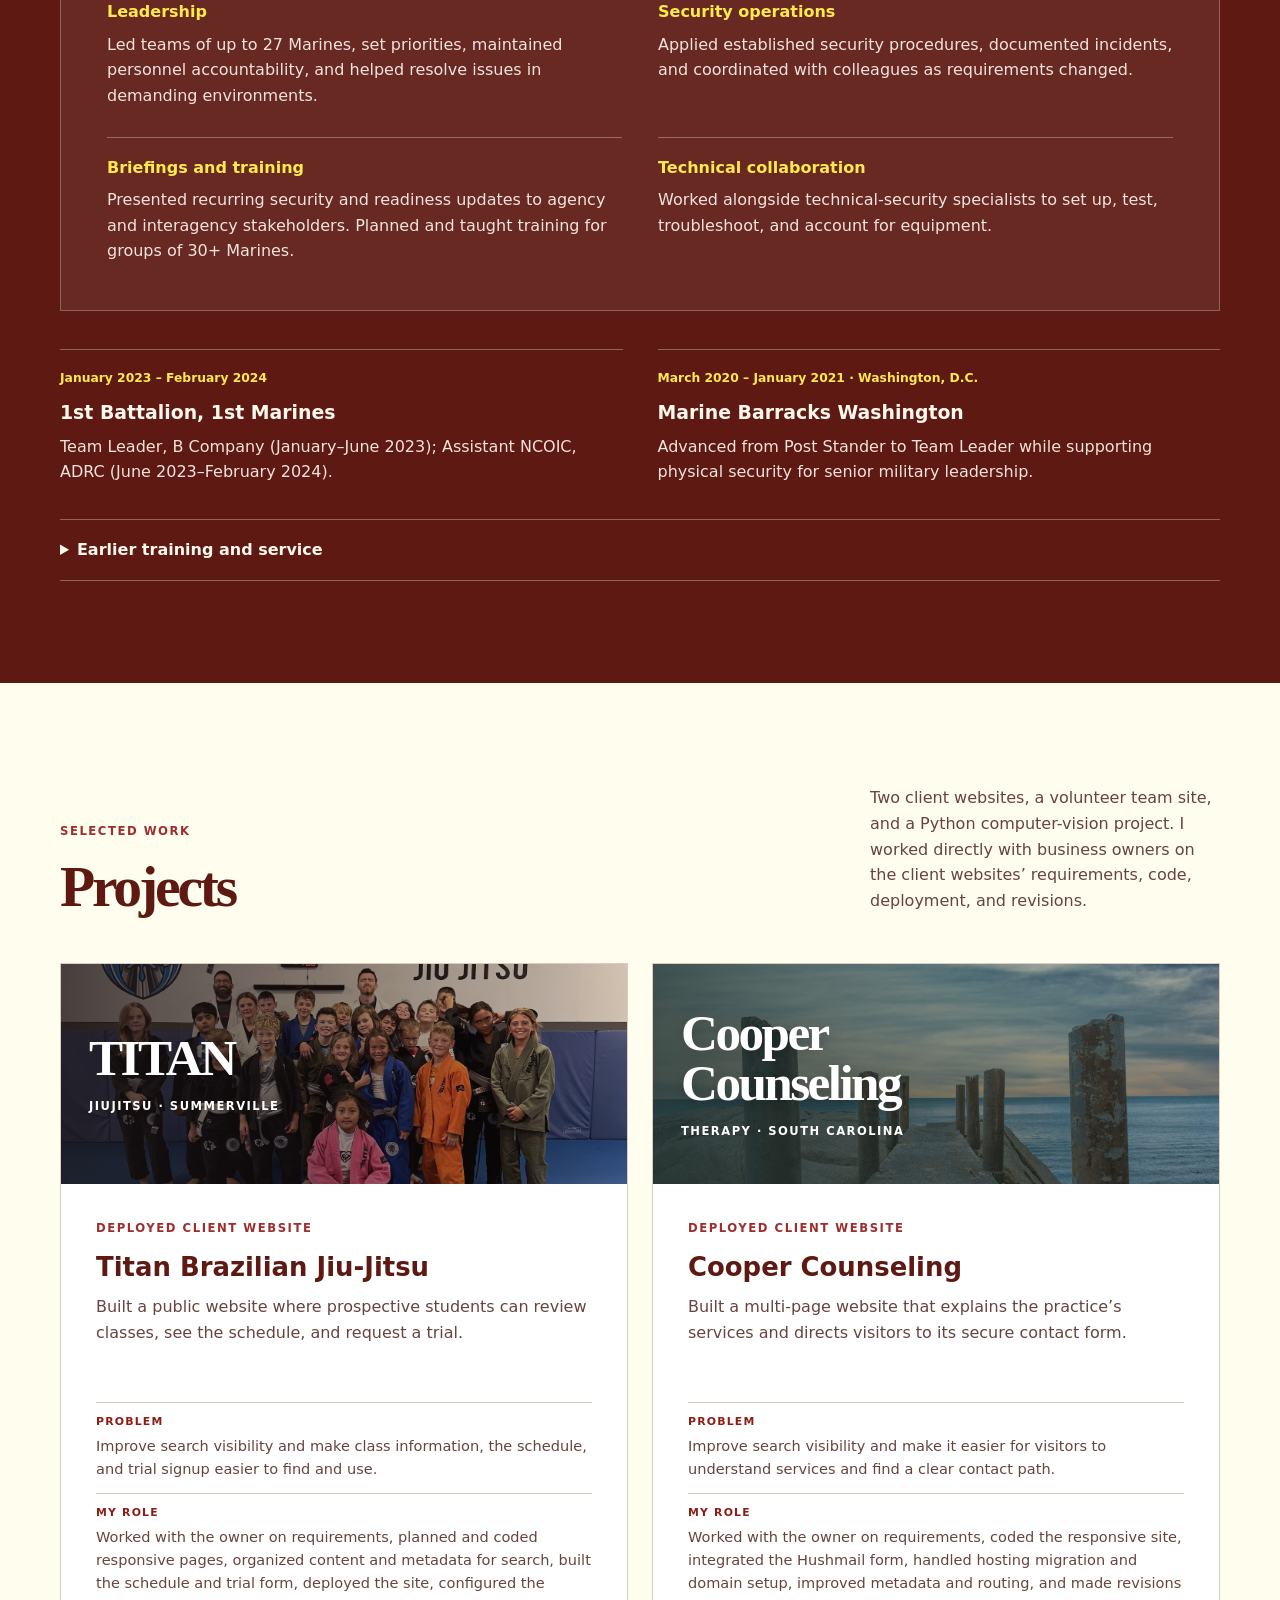
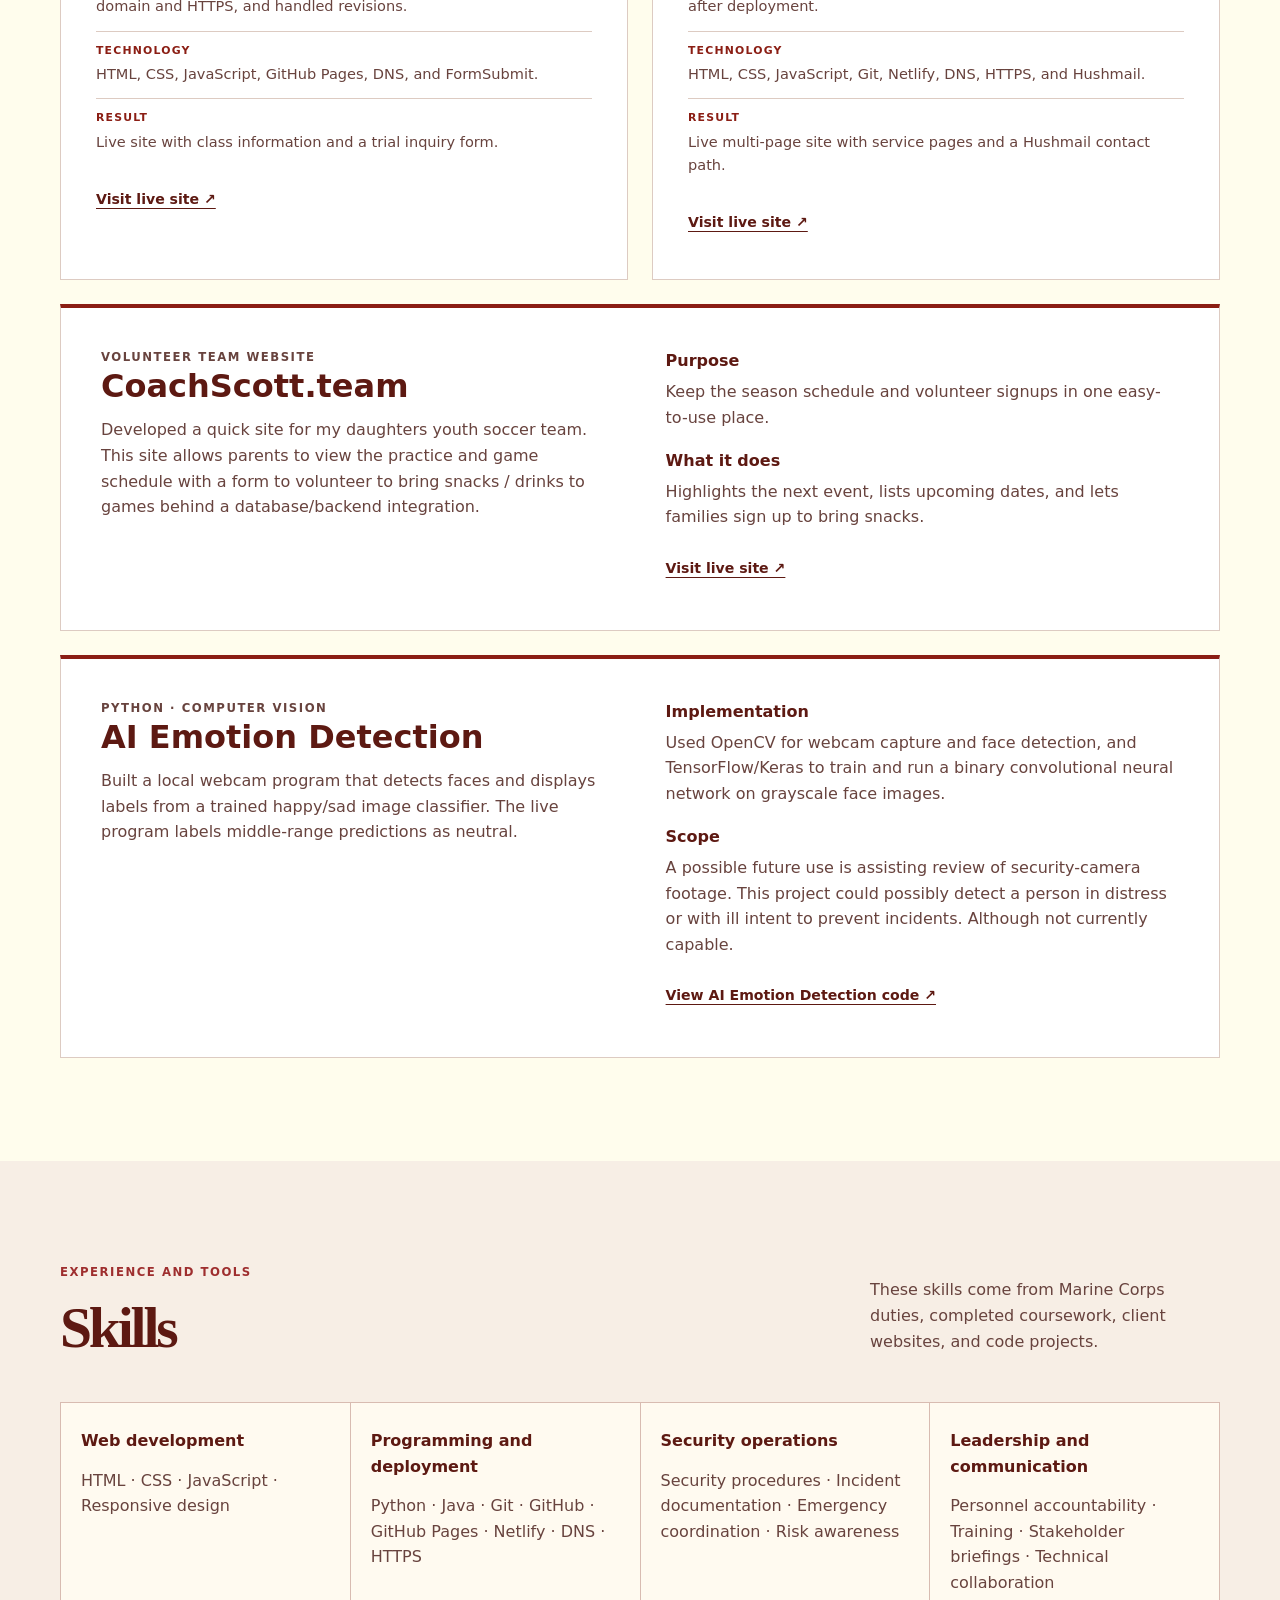
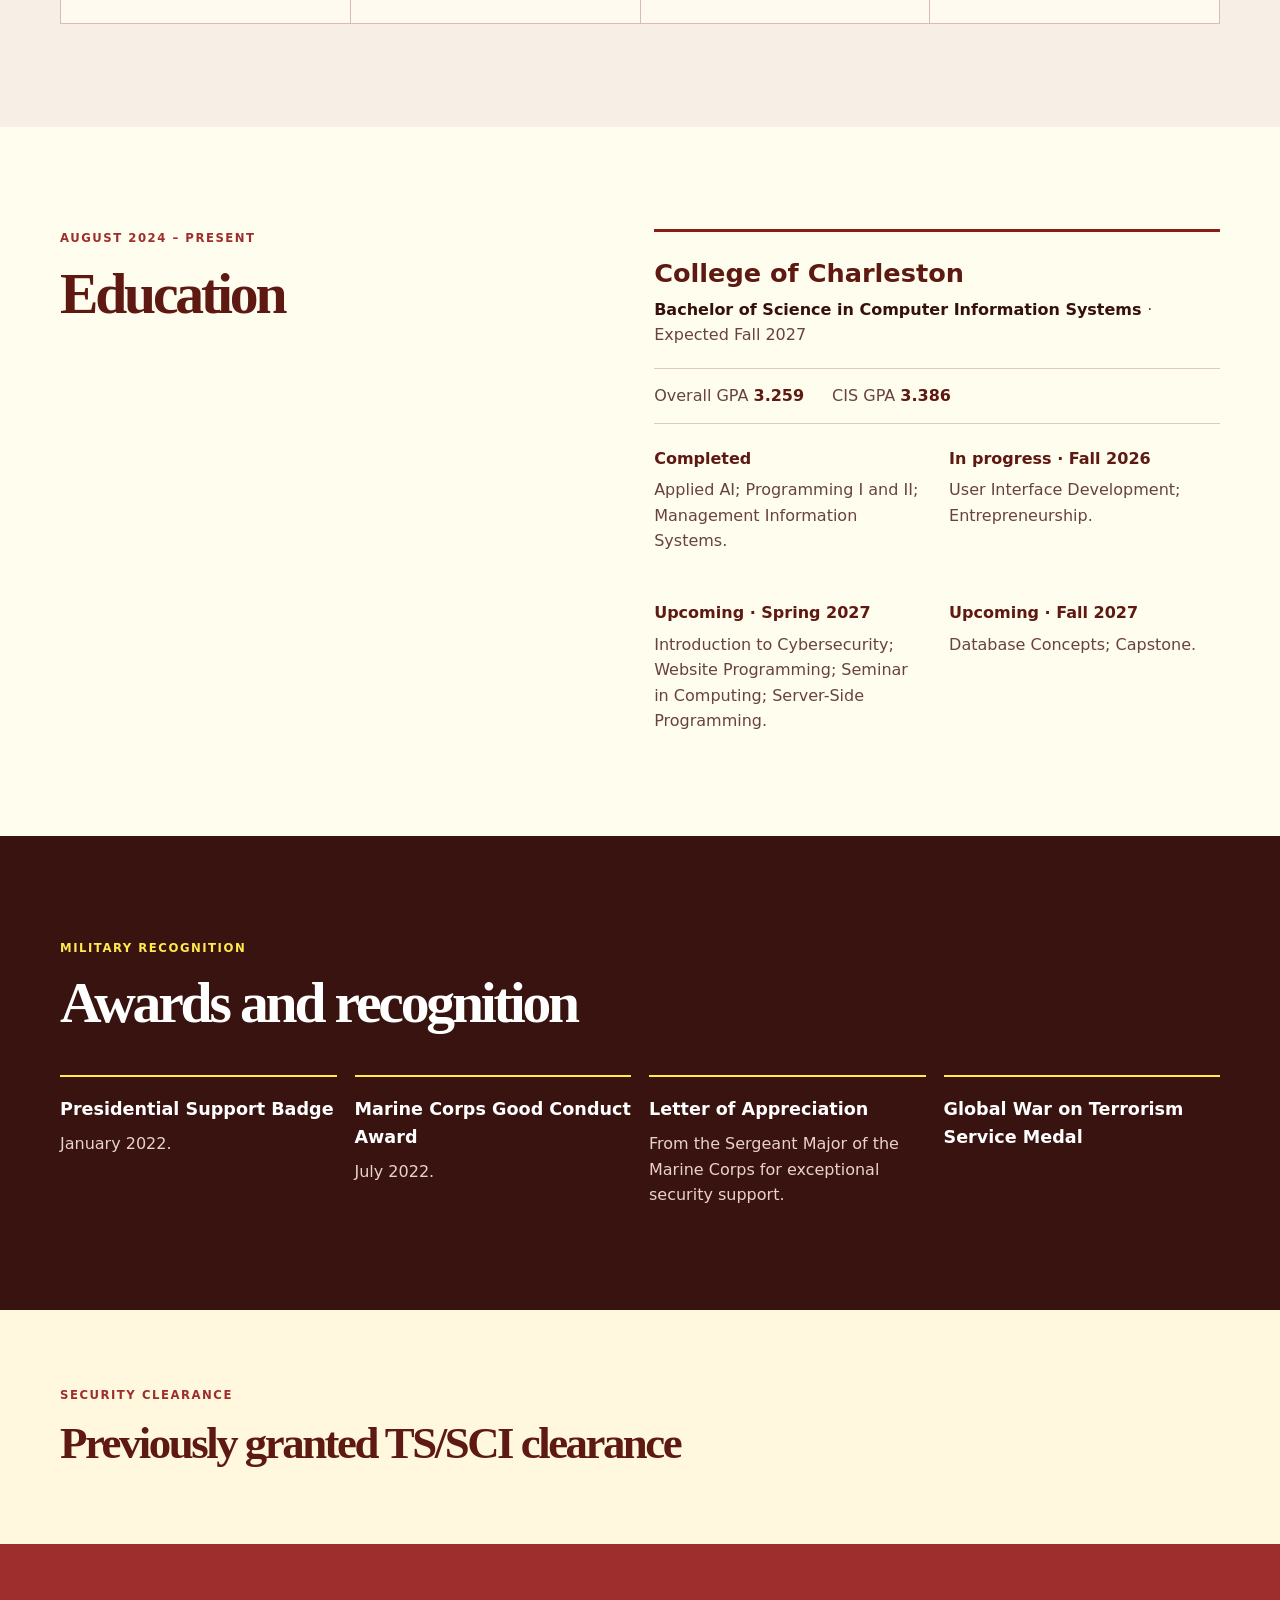
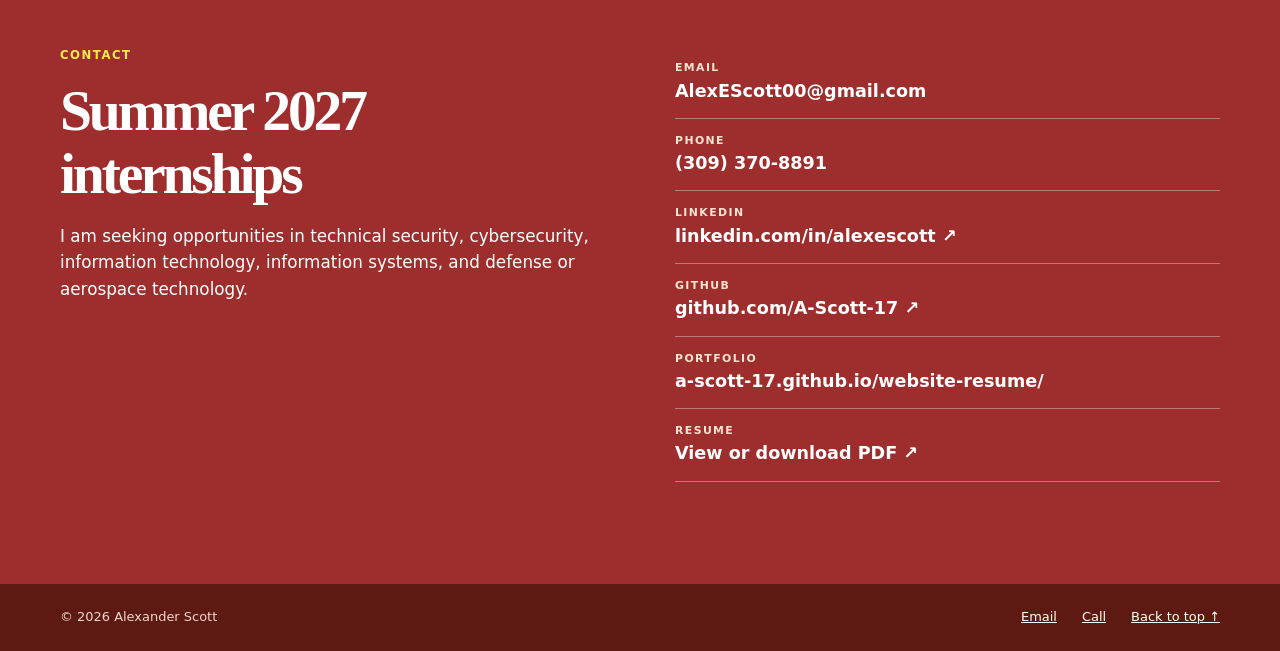
<file: industry-experience.html>
<!doctype html><html lang="en"><head><meta charset="utf-8"><meta name="robots" content="noindex,follow"><meta http-equiv="refresh" content="0; url=index.html#experience"><link rel="canonical" href="https://a-scott-17.github.io/website-resume/"><title>Experience | Alexander Scott</title></head><body><p>This page has moved to <a href="index.html#experience">Experience</a>.</p></body></html>
</file>
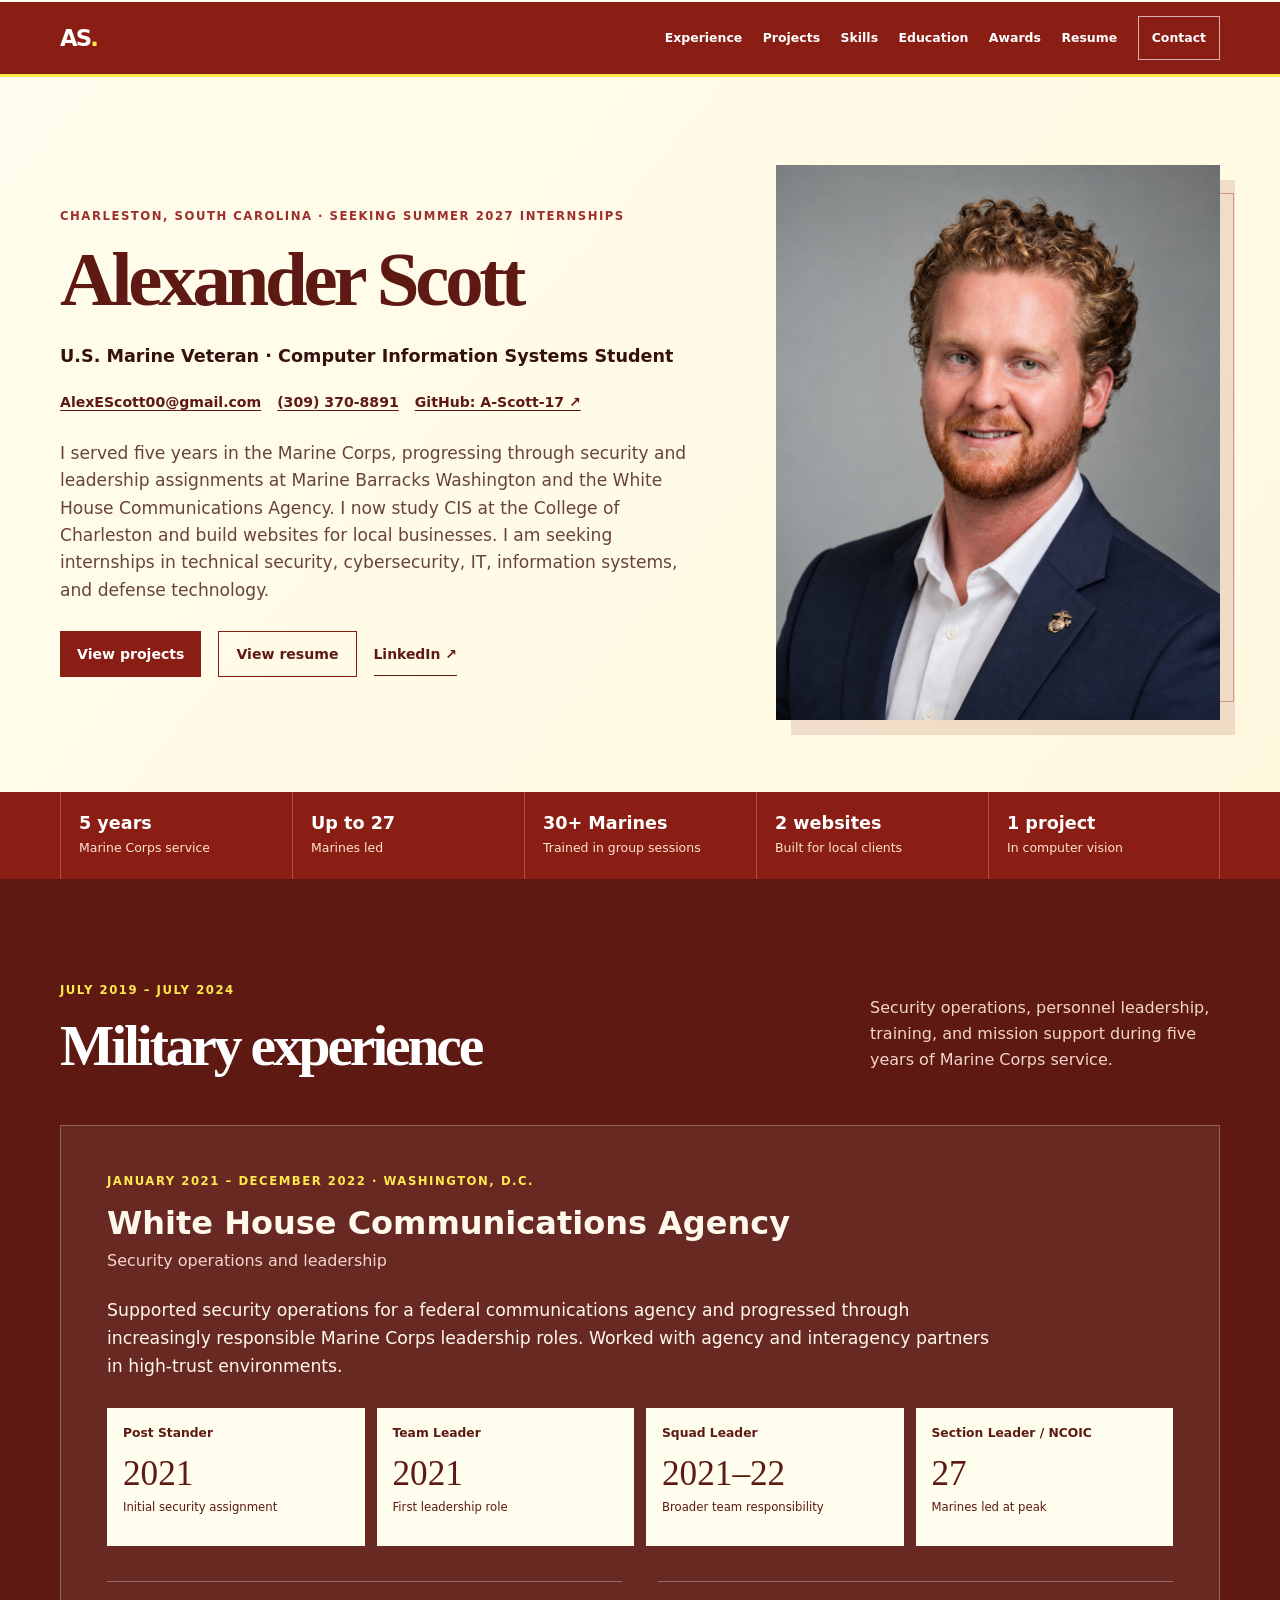
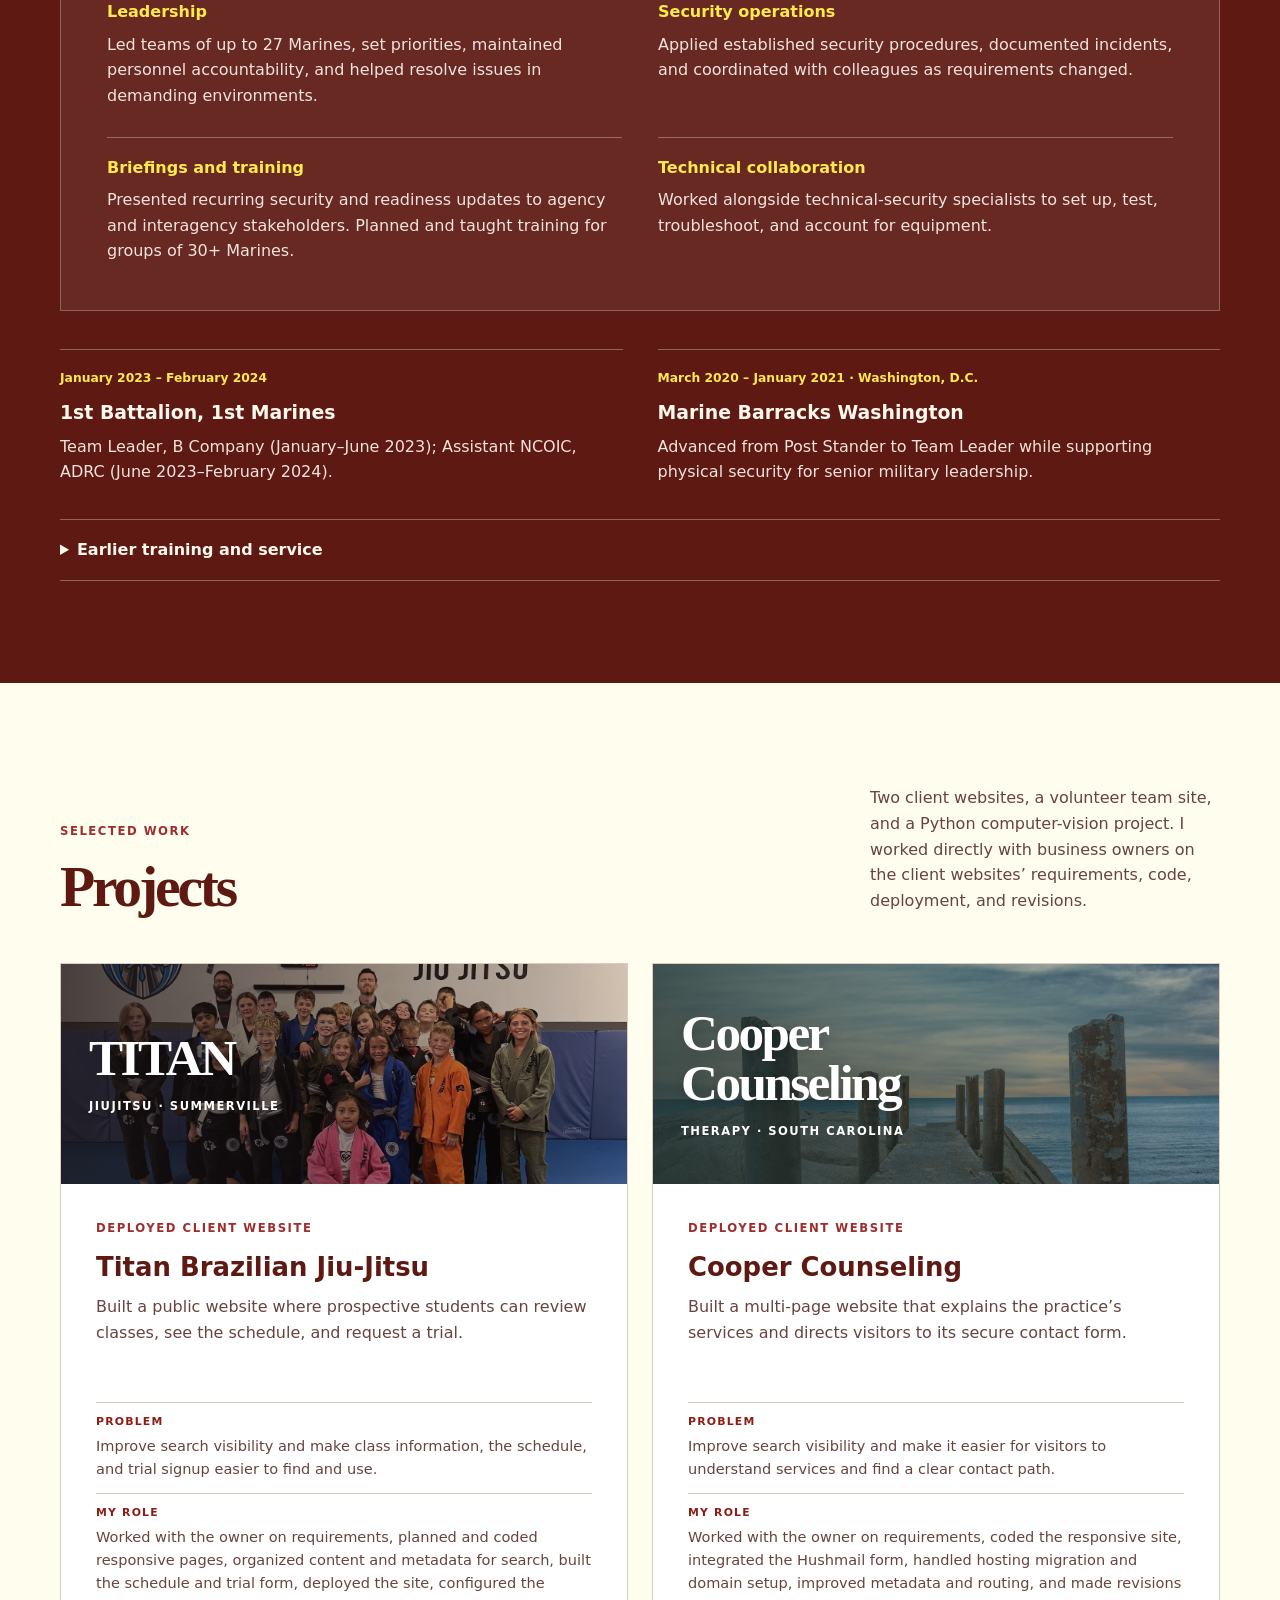
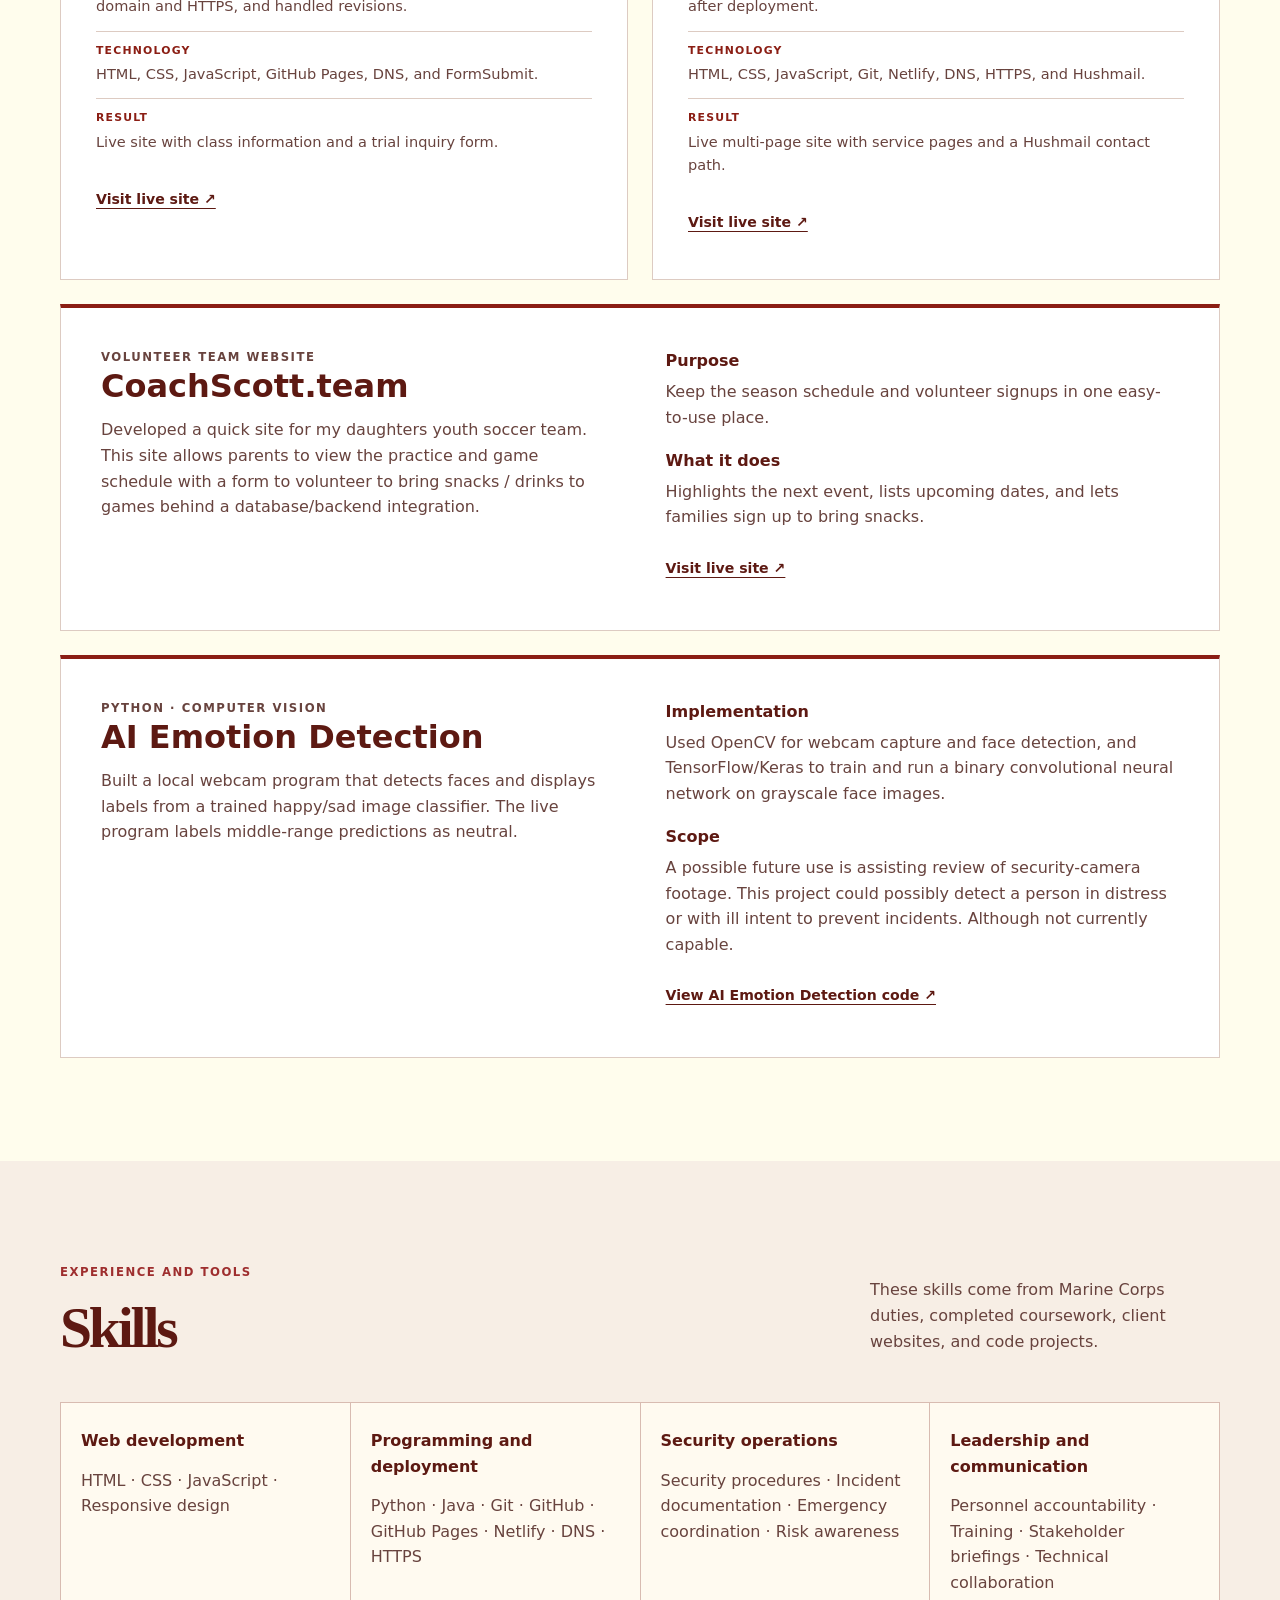
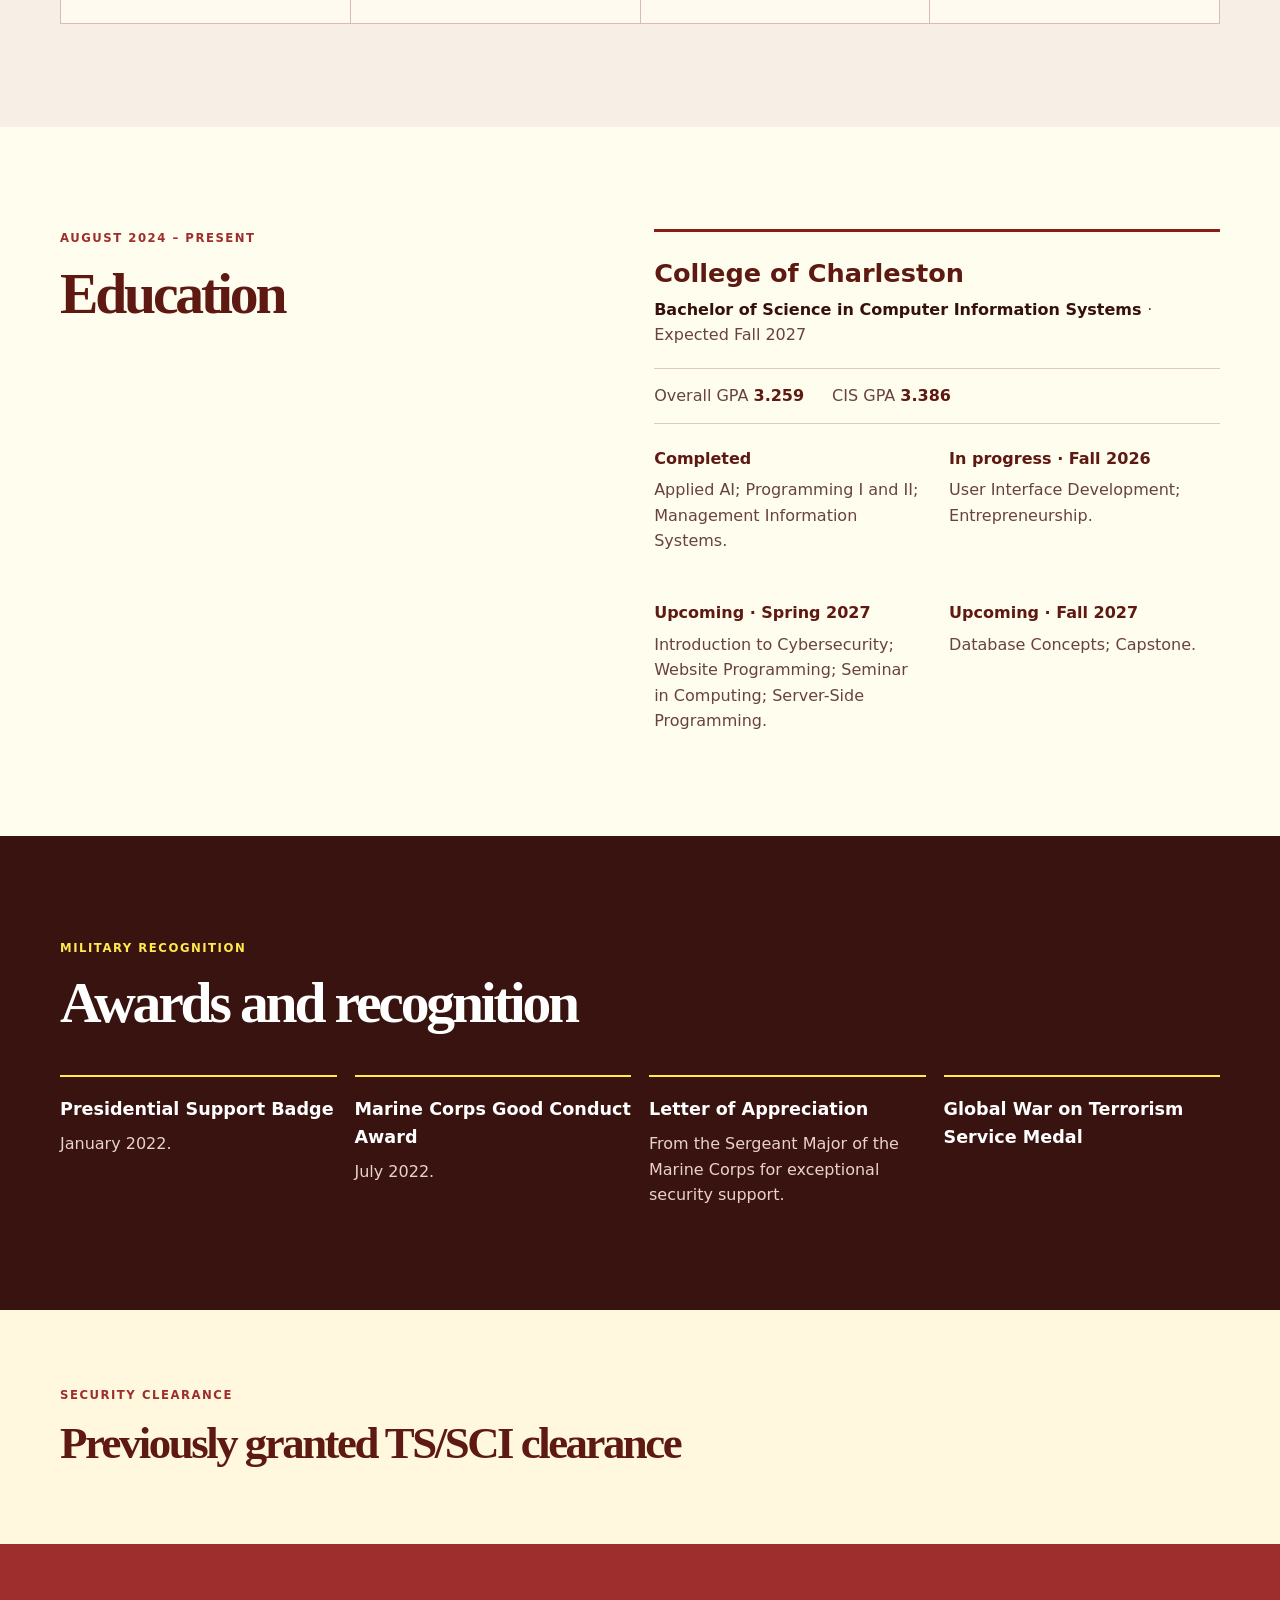
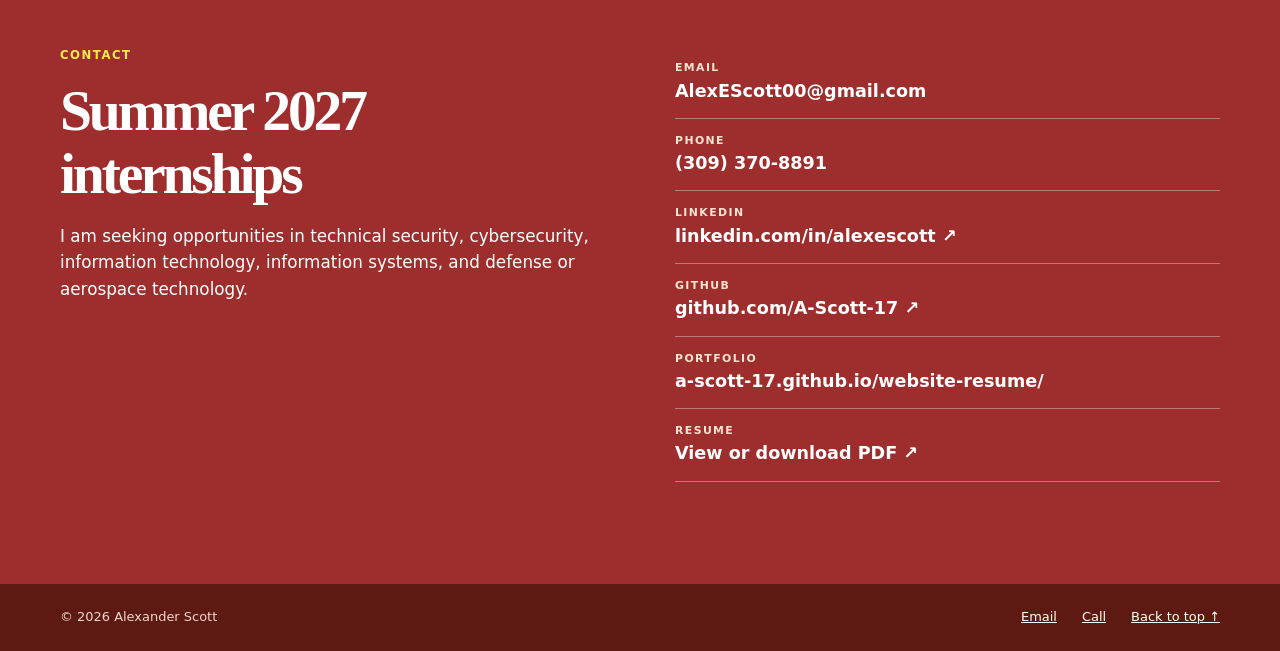
<file: projects.html>
<!doctype html><html lang="en"><head><meta charset="utf-8"><meta name="robots" content="noindex,follow"><meta http-equiv="refresh" content="0; url=index.html#projects"><link rel="canonical" href="https://a-scott-17.github.io/website-resume/"><title>Projects | Alexander Scott</title></head><body><p>This page has moved to <a href="index.html#projects">Projects</a>.</p></body></html>
</file>
<file: styles/style.css>
:root {
  --maroon: #8b1e14;
  --maroon-dark: #5d1912;
  --maroon-deep: #39130f;
  --maroon-light: #9e2e2e;
  --cream: #fffded;
  --cream-soft: #fff8df;
  --gold: #ffe94d;
  --ink: #35100c;
  --muted: #68433e;
  --line: #ddcbc2;
  --serif: Georgia, "Times New Roman", serif;
  --sans: Inter, ui-sans-serif, system-ui, -apple-system, "Segoe UI", sans-serif;
}
* { box-sizing: border-box; }
html { scroll-behavior: smooth; scroll-padding-top: 88px; }
body { margin: 0; background: var(--cream); color: var(--ink); font: 16px/1.6 var(--sans); }
button, a { -webkit-tap-highlight-color: transparent; }
button { font: inherit; }
a { color: inherit; }
img { max-width: 100%; }
figure { margin: 0; }
.shell { width: min(1160px, calc(100% - 48px)); margin-inline: auto; }
.skip-link { position: fixed; z-index: 20; top: -80px; left: 16px; padding: 10px 14px; background: #fff; color: var(--maroon-dark); }
.skip-link:focus { top: 12px; }
:focus-visible { outline: 3px solid var(--maroon-dark); outline-offset: 3px; }
.site-header :focus-visible, .proof-strip :focus-visible, .section-dark :focus-visible, .credentials-section :focus-visible, .contact-section :focus-visible, .site-footer :focus-visible { outline-color: var(--gold); }
.site-header { position: sticky; z-index: 10; top: 0; background: var(--maroon); border-bottom: 3px solid var(--gold); }
.nav-wrap { min-height: 72px; display: flex; align-items: center; justify-content: space-between; gap: 32px; }
.brand { color: #fff; font-size: 1.42rem; font-weight: 900; letter-spacing: -.08em; text-decoration: none; }
.brand span { color: var(--gold); }
nav { display: flex; align-items: center; gap: clamp(12px, 1.6vw, 22px); }
nav a { display: inline-flex; align-items: center; min-height: 44px; color: #fff; font-size: .78rem; font-weight: 800; text-decoration: none; white-space: nowrap; }
nav a:hover, nav a[aria-current="true"] { color: var(--gold); }
.nav-contact { padding: 9px 13px; border: 1px solid rgba(255,255,255,.65); }
.menu-toggle { display: none; min-height: 44px; padding: 7px 13px; color: #fff; background: transparent; border: 1px solid rgba(255,255,255,.65); cursor: pointer; }
.hero { padding: clamp(60px, 7vw, 96px) 0 72px; background: linear-gradient(130deg, var(--cream), var(--cream-soft)); }
.hero-grid { display: grid; grid-template-columns: 1.18fr .82fr; align-items: center; gap: clamp(38px, 6vw, 96px); }
.eyebrow, .project-kicker { margin: 0 0 14px; color: var(--maroon-light); font-size: .73rem; font-weight: 900; letter-spacing: .13em; text-transform: uppercase; }
h1, h2, h3, h4, p { overflow-wrap: break-word; }
h1, h2 { letter-spacing: -.055em; }
h1, h2 { font-family: var(--serif); }
h1 { max-width: 760px; margin: 0; color: var(--maroon-dark); font-size: clamp(3.2rem, 6vw, 5.3rem); line-height: 1.04; }
.hero-position { margin: 22px 0 10px; font-size: 1.1rem; font-weight: 850; }
.hero-quick-contact { display: flex; flex-wrap: wrap; gap: 4px 16px; margin: 0 0 16px; color: var(--maroon-dark); font-size: .88rem; font-weight: 750; }
.hero-quick-contact a { display: inline-flex; align-items: center; min-height: 44px; text-underline-offset: 3px; }
.hero-quick-contact a:hover { color: var(--maroon-light); }
.lede { max-width: 680px; margin: 0; color: var(--muted); font-size: 1.07rem; }
.actions { display: flex; flex-wrap: wrap; align-items: center; gap: 12px 17px; margin-top: 27px; }
.button { display: inline-flex; min-height: 46px; align-items: center; padding: 10px 17px; font-size: .88rem; font-weight: 850; text-decoration: none; }
.button-primary { background: var(--maroon); color: #fff; }
.button-primary:hover { background: var(--maroon-dark); }
.button-secondary { border: 1px solid var(--maroon); color: var(--maroon-dark); }
.button-secondary:hover { background: #f8e5dc; }
.text-action { display: inline-flex; align-items: center; min-height: 44px; color: var(--maroon-dark); font-size: .87rem; font-weight: 850; text-decoration: none; border-bottom: 1px solid currentColor; }
.text-action:hover { color: var(--maroon-light); }
.hero-media { position: relative; }
.hero-media::before { content: ""; position: absolute; inset: 28px -14px 18px 28px; border: 1px solid rgba(139,30,20,.35); }
.hero-media img { position: relative; display: block; width: 100%; height: auto; aspect-ratio: 4/5; object-fit: cover; object-position: center 20%; box-shadow: 15px 15px 0 rgba(139,30,20,.13); }
.proof-strip { background: var(--maroon); color: #fff; }
.proof-grid { display: grid; grid-template-columns: repeat(5, 1fr); }
.proof-grid p { margin: 0; padding: 21px 18px; border-left: 1px solid rgba(255,255,255,.24); }
.proof-grid p:last-child { border-right: 1px solid rgba(255,255,255,.24); }
.proof-grid strong, .proof-grid span { display: block; }
.proof-grid strong { font-size: 1.1rem; line-height: 1.2; }
.proof-grid span { margin-top: 4px; color: #ffe3d1; font-size: .78rem; }
.section { padding-block: clamp(72px, 8vw, 112px); }
.section h2, .contact-section h2 { max-width: 760px; margin: 0; color: var(--maroon-dark); font-size: clamp(2.35rem, 4.5vw, 3.8rem); line-height: 1.1; }
.education-grid { display: grid; grid-template-columns: .93fr 1.07fr; gap: clamp(42px, 8vw, 110px); }
.section-intro { display: flex; align-items: end; justify-content: space-between; gap: 52px; }
.section-intro > p { max-width: 350px; margin: 0 0 5px; color: var(--muted); }
.section-dark { background: var(--maroon-dark); color: #fff8ec; }
.section-dark h2 { color: #fff; }
.section-dark .eyebrow, .section-dark .project-kicker { color: var(--gold); }
.section-dark .section-intro > p { color: #f3d6c9; }
.experience-feature { margin-top: 48px; padding: clamp(24px, 4vw, 46px); background: rgba(255,255,255,.07); border: 1px solid rgba(255,255,255,.27); }
.experience-heading { display: flex; justify-content: space-between; gap: 28px; align-items: flex-start; }
.experience-heading h3 { margin: 0; font-size: clamp(1.55rem, 2.5vw, 2.1rem); line-height: 1.15; }
.experience-heading p:last-child { margin: 6px 0 0; color: #f3d6c9; }
.experience-lede { max-width: 890px; margin: 24px 0 28px; font-size: 1.08rem; }
.progression { display: grid; grid-template-columns: repeat(4, 1fr); gap: 12px; }
.progression > div { min-height: 138px; padding: 16px; background: var(--cream); color: var(--maroon-dark); }
.progression span, .progression strong, .progression small { display: block; }
.progression span { font-size: .77rem; font-weight: 850; }
.progression strong { font: 2.2rem/1.2 var(--serif); margin: 9px 0 3px; }
.progression small { font-size: .73rem; }
.responsibility-grid { display: grid; grid-template-columns: repeat(2, 1fr); gap: 28px 36px; margin-top: 35px; }
.responsibility-grid > div { border-top: 1px solid rgba(255,255,255,.3); padding-top: 17px; }
.responsibility-grid h4 { margin: 0 0 7px; color: var(--gold); font-size: 1rem; }
.responsibility-grid p { margin: 0; color: #f3e3dc; }
.experience-list { display: grid; grid-template-columns: repeat(2, 1fr); gap: 35px; margin-top: 38px; }
.experience-list article { border-top: 1px solid rgba(255,255,255,.32); padding-top: 19px; }
.experience-list .date { margin: 0 0 8px; color: var(--gold); font-size: .77rem; font-weight: 800; }
.experience-list h3 { margin: 0 0 7px; font-size: 1.18rem; }
.experience-list article > p:last-child { margin: 0; color: #f3e3dc; }
.service-details { margin-top: 34px; border-top: 1px solid rgba(255,255,255,.32); border-bottom: 1px solid rgba(255,255,255,.32); }
.service-details summary { cursor: pointer; padding: 17px 0; font-weight: 800; }
.service-details summary:hover { color: var(--gold); }
.details-grid { display: grid; grid-template-columns: 1fr 1fr; gap: 32px; padding-bottom: 24px; }
.details-grid h3 { margin: 0 0 5px; font-size: 1rem; color: var(--gold); }
.details-grid p { margin: 0; }
.case-grid { display: grid; grid-template-columns: repeat(2, 1fr); gap: 24px; margin-top: 45px; }
.case-card { min-width: 0; background: #fff; border: 1px solid var(--line); }
.case-art { position: relative; isolation: isolate; min-height: 220px; display: flex; flex-direction: column; align-items: flex-start; justify-content: center; padding: 28px; overflow: hidden; color: #fff; background: var(--maroon-dark); }
.case-art::after { content: ""; position: absolute; z-index: -1; inset: 0; background: linear-gradient(90deg, rgba(25,18,18,.79), rgba(25,18,18,.18)); }
.case-art img { position: absolute; z-index: -2; inset: 0; display: block; width: 100%; height: 100%; object-fit: cover; }
.case-art span { font: bold clamp(2.6rem, 4vw, 4.2rem)/.98 var(--serif); letter-spacing: -.05em; text-shadow: 0 2px 16px rgba(0,0,0,.25); }
.case-art small { margin-top: 14px; font-size: .72rem; font-weight: 800; letter-spacing: .13em; }
.cooper-art::after { background: linear-gradient(90deg, rgba(34,52,51,.85), rgba(34,52,51,.22)); }
.case-content { padding: clamp(24px, 3vw, 35px); }
.case-content h3 { margin: 0 0 12px; color: var(--maroon-dark); font-size: 1.62rem; line-height: 1.16; }
.case-summary { min-height: 85px; margin: 0 0 23px; color: var(--muted); }
.case-card dl { margin: 0; display: grid; gap: 13px; }
.case-card dl > div { border-top: 1px solid var(--line); padding-top: 10px; }
.case-card dt { font-size: .68rem; font-weight: 900; letter-spacing: .11em; text-transform: uppercase; color: var(--maroon); }
.case-card dd { margin: 3px 0 0; color: var(--muted); font-size: .91rem; }
.case-links { display: flex; flex-wrap: wrap; gap: 18px; margin-top: 24px; }
.case-links a { display: inline-flex; align-items: center; min-height: 44px; color: var(--maroon-dark); font-size: .88rem; font-weight: 850; text-decoration-thickness: 1px; text-underline-offset: 4px; }
.case-links a:hover { color: var(--maroon-light); }
.technical-project { display: grid; grid-template-columns: 1fr 1fr; gap: clamp(24px, 4vw, 54px); margin-top: 24px; padding: clamp(24px, 3.5vw, 40px); background: #fff; border: 1px solid var(--line); border-top: 4px solid var(--maroon); }
.technical-project h3 { margin: 0 0 12px; color: var(--maroon-dark); font-size: clamp(1.5rem, 2.5vw, 2rem); line-height: 1.2; }
.technical-project h4 { margin: 0 0 5px; color: var(--maroon-dark); font-size: 1rem; }
.technical-project h4:not(:first-child) { margin-top: 18px; }
.technical-project p { margin: 0; color: var(--muted); }
.technical-project a { display: inline-flex; align-items: center; min-height: 44px; margin-top: 16px; color: var(--maroon-dark); font-size: .88rem; font-weight: 850; text-underline-offset: 4px; }
.technical-project a:hover { color: var(--maroon-light); }
.section-muted { background: #f7eee5; }
.skills-grid { display: grid; grid-template-columns: repeat(4, 1fr); gap: 1px; margin-top: 43px; background: #d8bbb1; border: 1px solid #d8bbb1; }
.skills-grid article { min-height: 220px; padding: 25px 20px; background: #fffaf0; }
.skills-grid h3 { margin: 0 0 14px; color: var(--maroon-dark); font-size: 1rem; }
.skills-grid p { margin: 0; color: var(--muted); }
.education-content { border-top: 3px solid var(--maroon); padding-top: 21px; }
.education-content h3 { margin: 0 0 3px; color: var(--maroon-dark); font-size: 1.6rem; }
.degree { margin: 0 0 20px; font-weight: 800; }
.degree span { font-weight: 400; color: var(--muted); }
.gpa-row { display: flex; flex-wrap: wrap; gap: 8px 28px; padding-block: 14px; border-block: 1px solid var(--line); }
.gpa-row span { color: var(--muted); }
.gpa-row strong { color: var(--maroon-dark); }
.course-columns { display: grid; grid-template-columns: 1fr 1fr; gap: 24px; }
.course-columns h4 { margin: 22px 0 6px; color: var(--maroon-dark); }
.course-columns p { margin: 0; color: var(--muted); }
.credentials-section { background: var(--maroon-deep); color: #fff; }
.credentials-section h2 { color: #fff; }
.credentials-section .eyebrow { color: var(--gold); }
.recognition-grid { display: grid; grid-template-columns: repeat(4, 1fr); gap: 18px; margin-top: 40px; }
.recognition-grid article { border-top: 2px solid var(--gold); padding-top: 18px; }
.recognition-grid h3 { margin: 0 0 8px; font-size: 1.1rem; }
.recognition-grid p { margin: 0; color: #ebd2c9; }
.clearance-section { background: var(--cream-soft); padding-block: clamp(50px, 6vw, 76px); }
.clearance-section h2 { font-size: clamp(1.8rem, 3.5vw, 2.8rem); }
.contact-section { padding-block: clamp(75px, 8vw, 110px); background: var(--maroon-light); color: #fff; }
.contact-section .eyebrow { color: var(--gold); }
.contact-section h2 { color: #fff; }
.contact-grid { display: grid; grid-template-columns: 1fr 1fr; gap: 70px; }
.contact-grid > div:first-child > p:last-child { max-width: 530px; font-size: 1.05rem; }
.contact-links { display: grid; }
.contact-links a { display: block; padding: 13px 0; color: #fff; text-decoration: none; border-bottom: 1px solid rgba(255,255,255,.36); }
.contact-links a:hover { color: var(--gold); }
.contact-links span, .contact-links strong { display: block; }
.contact-links span { color: #ffe3d1; font-size: .68rem; font-weight: 800; letter-spacing: .13em; text-transform: uppercase; }
.contact-links strong { font-size: 1.1rem; overflow-wrap: anywhere; }
.site-footer { padding-block: 23px; background: var(--maroon-dark); color: #f2d7cc; font-size: .81rem; }
.footer-grid { display: flex; flex-wrap: wrap; gap: 12px 25px; }
.footer-grid span:first-child { margin-right: auto; }
.site-footer a { color: #fff; }
@media (max-width: 1000px) {
  .menu-toggle { display: block; }
  nav { display: none; position: absolute; top: 72px; right: 0; left: 0; padding: 15px 24px 20px; background: var(--maroon); border-bottom: 3px solid var(--gold); flex-direction: column; align-items: stretch; gap: 0; }
  nav.open { display: flex; }
  nav a { padding: 9px 0; font-size: .9rem; }
  .nav-contact { padding: 9px 11px; margin-top: 5px; }
  .skills-grid { grid-template-columns: repeat(2, 1fr); }
}
@media (max-width: 800px) {
  .hero-grid, .education-grid, .contact-grid, .technical-project { grid-template-columns: 1fr; gap: 36px; }
  .hero { padding-top: 54px; }
  .hero-media { max-width: 390px; }
  .proof-grid { grid-template-columns: repeat(2, 1fr); }
  .progression, .recognition-grid { grid-template-columns: repeat(2, 1fr); }
  .section-intro { display: block; }
  .section-intro > p { margin-top: 19px; }
  .case-grid { grid-template-columns: 1fr; }
  .case-summary { min-height: 0; }
}
@media (max-width: 560px) {
  .shell { width: min(100% - 30px, 1160px); }
  h1 { font-size: clamp(3rem, 13vw, 4.6rem); }
  .hero-media::before { inset: 18px -8px 14px 18px; }
  .proof-grid p { padding: 15px 10px; }
  .proof-grid strong { font-size: .97rem; }
  .progression, .responsibility-grid, .experience-list, .details-grid, .recognition-grid, .course-columns { grid-template-columns: 1fr; }
  .progression > div { min-height: 0; }
  .progression strong { margin: 2px 0; }
  .experience-heading { display: block; }
  .skills-grid { grid-template-columns: 1fr; }
  .skills-grid article { min-height: 0; }
}
@media (prefers-reduced-motion: reduce) { html { scroll-behavior: auto; } }
</file>
